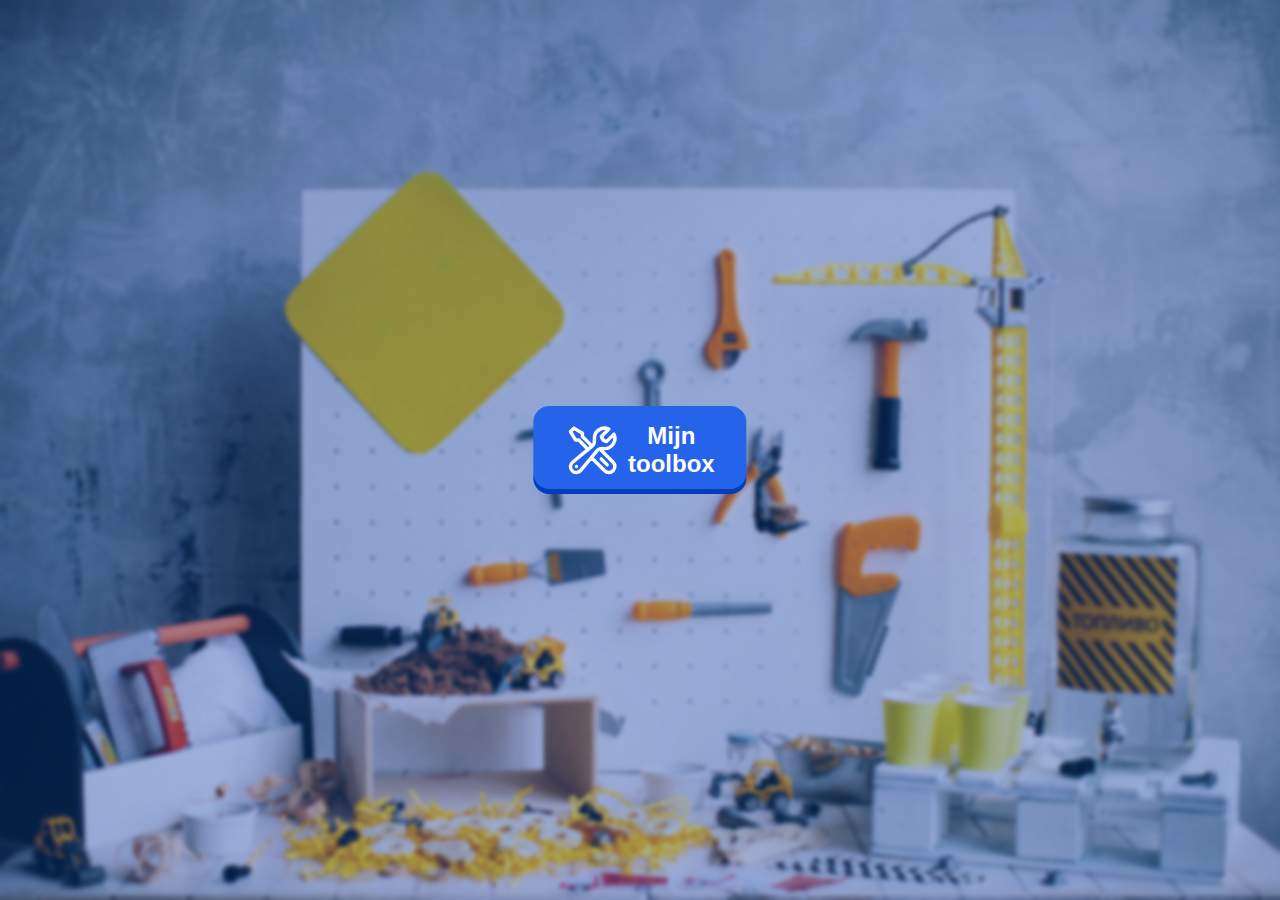
<file: index.html>
<!DOCTYPE html>
<html lang="en">
<head>
    <meta charset="UTF-8">
    <meta name="viewport" content="width=device-width, initial-scale=1.0">
    <title>Toolbox - Ruben Coulier</title>
    <!-- css -->
    <link rel="stylesheet" href="./css/styles.css">
    <link rel="stylesheet" href="./css/index.css">
    <!-- js -->
    <link rel="manifest" href="/manifest.json">
    <script src="./js/service-worker.js" defer></script>
</head>
<body class="index">
    <a href="./toolboxMenu.html">
    <button class="blue">
        <svg xmlns="http://www.w3.org/2000/svg" fill="none" viewBox="0 0 24 24" stroke-width="1.5" stroke="currentColor" class="w-6 h-6">
            <path stroke-linecap="round" stroke-linejoin="round" d="M11.42 15.17 17.25 21A2.652 2.652 0 0 0 21 17.25l-5.877-5.877M11.42 15.17l2.496-3.03c.317-.384.74-.626 1.208-.766M11.42 15.17l-4.655 5.653a2.548 2.548 0 1 1-3.586-3.586l6.837-5.63m5.108-.233c.55-.164 1.163-.188 1.743-.14a4.5 4.5 0 0 0 4.486-6.336l-3.276 3.277a3.004 3.004 0 0 1-2.25-2.25l3.276-3.276a4.5 4.5 0 0 0-6.336 4.486c.091 1.076-.071 2.264-.904 2.95l-.102.085m-1.745 1.437L5.909 7.5H4.5L2.25 3.75l1.5-1.5L7.5 4.5v1.409l4.26 4.26m-1.745 1.437 1.745-1.437m6.615 8.206L15.75 15.75M4.867 19.125h.008v.008h-.008v-.008Z" />
          </svg>
          Mijn toolbox
        </button>
    </a>
</body>
</html>
</file>
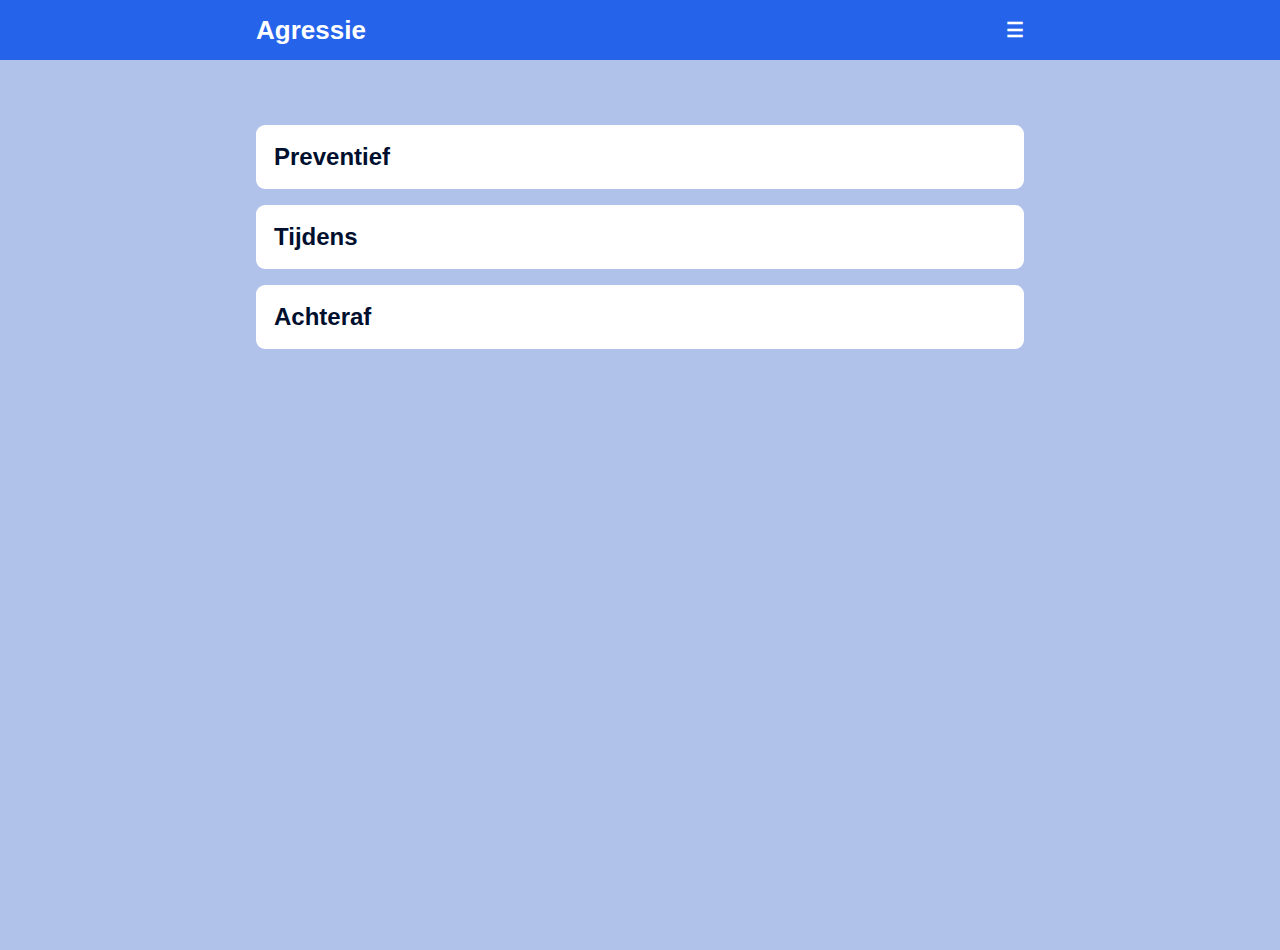
<file: agressieOmgang.html>
<!DOCTYPE html>
<html lang="en">

<head>
    <meta charset="UTF-8">
    <meta name="viewport" content="width=device-width, initial-scale=1.0">
    <title>Hoe ga ik om met agressie?</title>
    <link rel="stylesheet" href="./css/styles.css">
    <link rel="stylesheet" href="./css/goedeGroep.css">
    <script src="js/accordeon.js" defer></script>
    <script src="js/navbar.js" defer></script>
</head>

<body>
    <header class="navigation-header">
        <nav>
            <div class="logo-container">
                <a href="./toolboxMenu.html">Agressie</a>
            </div>
            <div class="navigation-items" id="navigation-items">
                <a href="./goedeGroep.html">Hoe vorm ik een goede groep?</a>
                <a href="">Hoe vorm ik een goede groep?</a>
                <a href="">Hoe vorm ik een goede groep?</a>
            </div>
            <div class="hamburger">
                <span id="openHam">&#9776;</span>
                <span id="closeHam">&#x2716;</span>
            </div>
        </nav>
    </header>
    <main>
        <button class="accordion">Preventief</button>
        <div class="panel">
            <h2>
                placeholder
            </h2>
			<p>placeholder</p>
			<br>
			<img src="./assets/placeholder.png" alt="context">
			<br>
            <!-- <a href="https://www.klascement.net/downloadbaar-lesmateriaal/181229/kennismaken-met-elkaar-dilemmas-en-vragen/?previous">Bron: KlasCement</a> -->

            <!-- lijntje -->
            <hr>
            <h2>
                placeholder
            </h2>
            <p>placeholder</p>
			<br>
            <img src="./assets/placeholder.png" alt="bingo">
			<br>
			<!-- <a href="https://www.klascement.net/downloadbaar-lesmateriaal/136117/kennismaken-bingo/?previous">Bron: KlasCement</a> -->
            <!-- lijntje -->
            <hr>
            <h2>
                placeholder
            </h2>
            <p>placeholder</p>
			<br>
            <img src="./assets/placeholder.png" alt="bingo">
			<br>
			<!-- <a href="https://www.klascement.net/downloadbaar-lesmateriaal/136117/kennismaken-bingo/?previous">Bron: KlasCement</a> -->
            <hr>
            <h2>
                placeholder
            </h2>
            <p>placeholder</p>
			<br>
            <img src="./assets/placeholder.png" alt="bingo">
			<br>
			<!-- <a href="https://www.klascement.net/downloadbaar-lesmateriaal/136117/kennismaken-bingo/?previous">Bron: KlasCement</a> -->
        </div>
        <button class="accordion">Tijdens</button>
        <div class="panel">
            <h2>
                placeholder
            </h2>
			<p>placeholder</p>
			<br>
			<img src="./assets/placeholder.png" alt="context">
			<br>
            <!-- <a href="https://www.klascement.net/downloadbaar-lesmateriaal/181229/kennismaken-met-elkaar-dilemmas-en-vragen/?previous">Bron: KlasCement</a> -->

            <!-- lijntje -->
            <hr>
            <h2>
                placeholder
            </h2>
            <p>placeholder</p>
			<br>
            <img src="./assets/placeholder.png" alt="bingo">
			<br>
			<!-- <a href="https://www.klascement.net/downloadbaar-lesmateriaal/136117/kennismaken-bingo/?previous">Bron: KlasCement</a> -->
            <!-- lijntje -->
            <hr>
            <h2>
                placeholder
            </h2>
            <p>placeholder</p>
			<br>
            <img src="./assets/placeholder.png" alt="bingo">
			<br>
			<!-- <a href="https://www.klascement.net/downloadbaar-lesmateriaal/136117/kennismaken-bingo/?previous">Bron: KlasCement</a> -->
            <hr>
            <h2>
                placeholder
            </h2>
            <p>placeholder</p>
			<br>
            <img src="./assets/placeholder.png" alt="bingo">
			<br>
			<!-- <a href="https://www.klascement.net/downloadbaar-lesmateriaal/136117/kennismaken-bingo/?previous">Bron: KlasCement</a> -->
        </div>
        <button class="accordion">Achteraf</button>
        <div class="panel">
            <h2>
                placeholder
            </h2>
			<p>placeholder</p>
			<br>
			<img src="./assets/placeholder.png" alt="context">
			<br>
            <!-- <a href="https://www.klascement.net/downloadbaar-lesmateriaal/181229/kennismaken-met-elkaar-dilemmas-en-vragen/?previous">Bron: KlasCement</a> -->

            <!-- lijntje -->
            <hr>
            <h2>
                placeholder
            </h2>
            <p>placeholder</p>
			<br>
            <img src="./assets/placeholder.png" alt="bingo">
			<br>
			<!-- <a href="https://www.klascement.net/downloadbaar-lesmateriaal/136117/kennismaken-bingo/?previous">Bron: KlasCement</a> -->
            <!-- lijntje -->
            <hr>
            <h2>
                placeholder
            </h2>
            <p>placeholder</p>
			<br>
            <img src="./assets/placeholder.png" alt="bingo">
			<br>
			<!-- <a href="https://www.klascement.net/downloadbaar-lesmateriaal/136117/kennismaken-bingo/?previous">Bron: KlasCement</a> -->
            <hr>
            <h2>
                placeholder
            </h2>
            <p>placeholder</p>
			<br>
            <img src="./assets/placeholder.png" alt="bingo">
			<br>
			<!-- <a href="https://www.klascement.net/downloadbaar-lesmateriaal/136117/kennismaken-bingo/?previous">Bron: KlasCement</a> -->
        </div>
    </main>
</body>

</html>
</file>
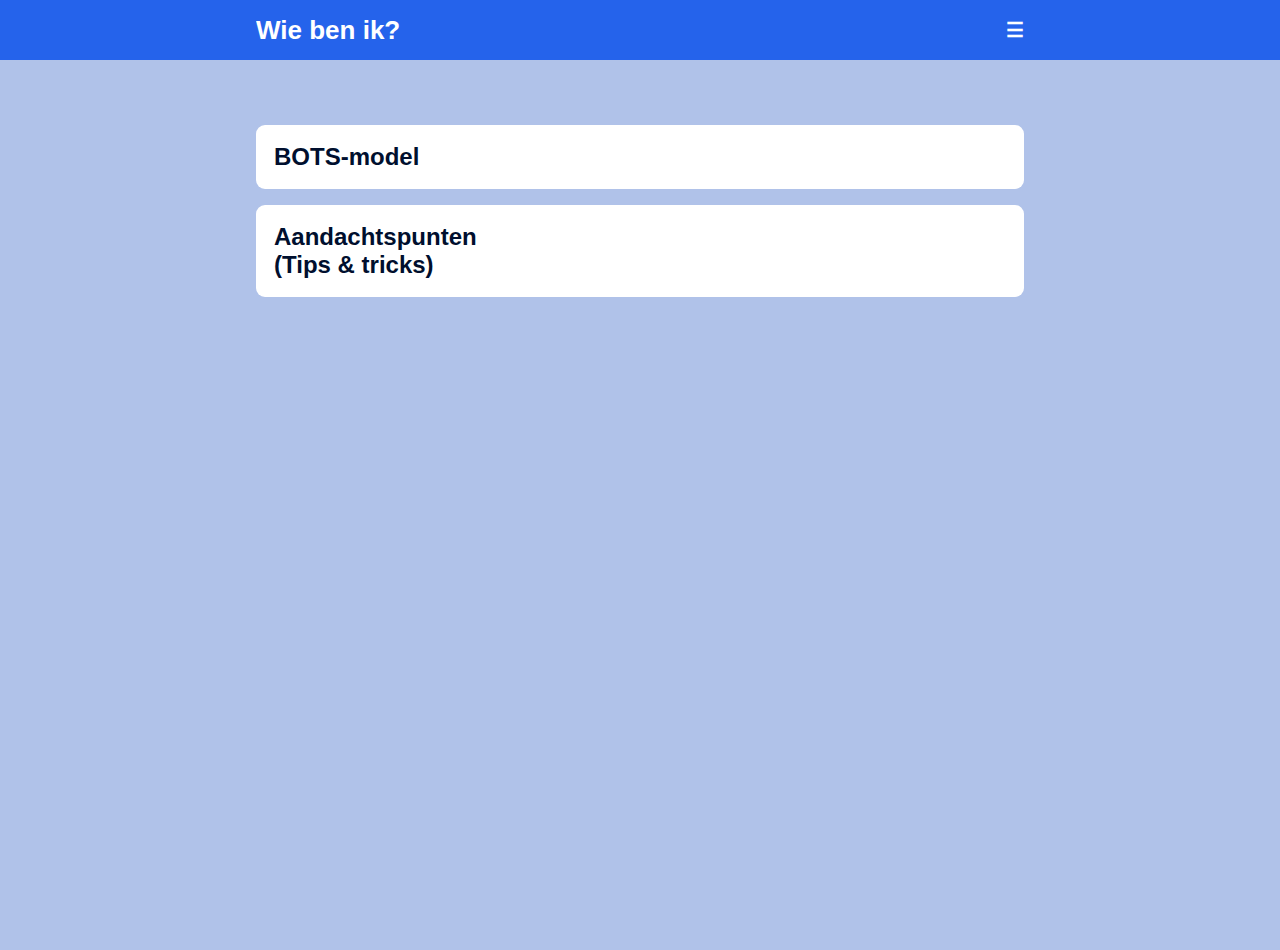
<file: botsModel.html>
<!DOCTYPE html>
<html lang="en">

<head>
    <meta charset="UTF-8">
    <meta name="viewport" content="width=device-width, initial-scale=1.0">
    <title>Wie ben ik?</title>
    <link rel="stylesheet" href="./css/styles.css">
    <link rel="stylesheet" href="./css/goedeGroep.css">
    <script src="js/accordeon.js" defer></script>
    <script src="js/navbar.js" defer></script>
</head>

<body>
    <header class="navigation-header">
        <nav>
            <div class="logo-container">
                <a href="./toolboxMenu.html">Wie ben ik?</a>
            </div>
            <div class="navigation-items" id="navigation-items">
                <a href="./goedeGroep.html">Hoe vorm ik een goede groep?</a>
                <a href="">Hoe vorm ik een goede groep?</a>
                <a href="">Hoe vorm ik een goede groep?</a>
            </div>
            <div class="hamburger">
                <span id="openHam">&#9776;</span>
                <span id="closeHam">&#x2716;</span>
            </div>
        </nav>
    </header>
    <main>
        <button class="accordion">BOTS-model</button>
        <div class="panel">
            <h2>
                Mijn BOTS-model
            </h2>
			<br>
			<img src="./assets/placeholder.png" alt="context">
			<br>
            <!-- <a href="https://www.klascement.net/downloadbaar-lesmateriaal/181229/kennismaken-met-elkaar-dilemmas-en-vragen/?previous">Bron: KlasCement</a> -->

            <!-- lijntje -->
            <hr>
            <h2>
                Mijn stijl
            </h2>
            <p>korte text over wie/hoe ik ben</p>
			<br>
            <img src="./assets/placeholder.png" alt="bingo">
			<br>
			<!-- <a href="https://www.klascement.net/downloadbaar-lesmateriaal/136117/kennismaken-bingo/?previous">Bron: KlasCement</a> -->
            <!-- lijntje -->
            <hr>
        </div>

        <button class="accordion">Aandachtspunten <br>(Tips & tricks)</button>
        <div class="panel">
            <ul>
                <li>Forming</li>
                <ul>
                    <li>
                        <b>Tijd geven & nemen om elkaar te leren kennen;</b>
                    </li>
                    <li>
                        Touwtjes in handen houden;
                    </li>
                    <li>
                        Duidelijke instructies geven.
                    </li>
                </ul>
                <li>Norming</li>
                <ul>
                    <li>
                        <b>Samen regels en afspraken maken;</b>
                    </li>
                    <li>
                        Verwachtingen naar de leerlingen toe uiten;
                    </li>
                    <li>
                        Groepsopdrachten met grote kans op succes geven.
                    </li>
                </ul>
                <li>Storming</li>
                <ul>
                    <li>
                        <b>Iedereen zijn sterkste kant laten tonen;</b>
                    </li>
                    <li>
                        Helpen om gemeenschappelijke interesses te ontdekken;
                    </li>
                    <li>
                        Helpen om bepaalde positie/standpunten als groep in te nemen.
                    </li>
                </ul>
                <li>Performing</li>
                <ul>
                    <li>
                        <b>Groepen zelf de weg naar succes laten uitdokteren;</b>
                    </li>
                    <li>
                        Leerlingen zelfstandig in groep laten werken;
                    </li>
                    <li>
                        Enkel nieuwe impulsen en uitdagingen geven, geen leiding nemen.
                    </li>
                </ul>
                <li>Adjourning</li>
                    <ul>
                        <li>
                            <b>Tijd nemen om afscheid te nemen;</b>
                        </li>
                        <li>
                            Touwtjes opnieuw in handen nemen;
                        </li>
                        <li>
                            Ruim op voorhand aangeven dat er ruimte voor afscheid zal zijn.
                        </li>
                    </ul>

            </ul>
        </div>
    </main>
</body>

</html>
</file>
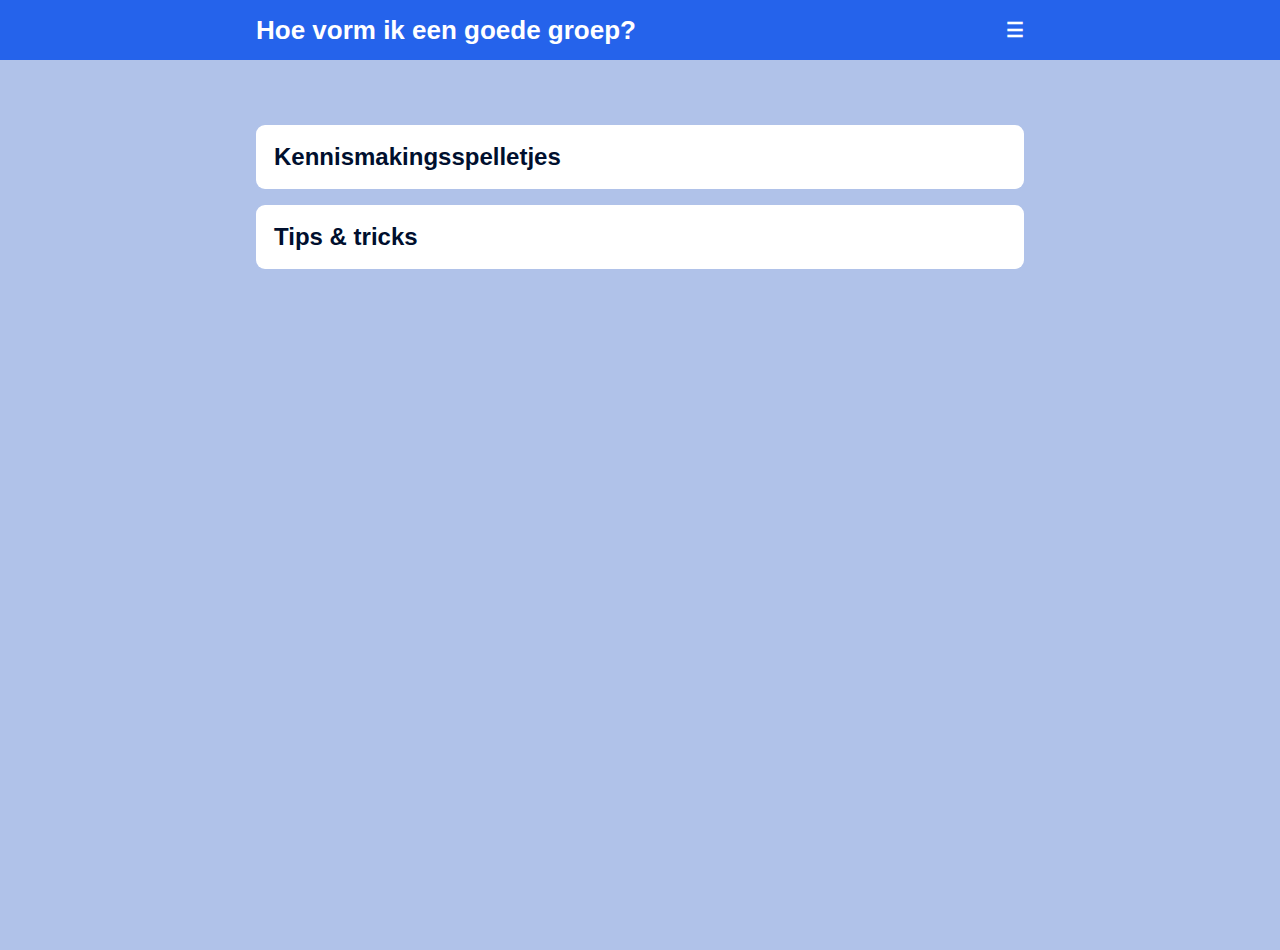
<file: goedeGroep.html>
<!DOCTYPE html>
<html lang="en">

<head>
    <meta charset="UTF-8">
    <meta name="viewport" content="width=device-width, initial-scale=1.0">
    <title>Hoe vorm ik een goede groep?</title>
    <link rel="stylesheet" href="./css/styles.css">
    <link rel="stylesheet" href="./css/goedeGroep.css">
    <script src="js/accordeon.js" defer></script>
    <script src="js/navbar.js" defer></script>
</head>

<body>
    <header class="navigation-header">
        <nav>
            <div class="logo-container">
                <a href="./index.html">Hoe vorm ik een goede groep?</a>
            </div>
            <div class="navigation-items" id="navigation-items">
                <a href="./goedeGroep.html">Hoe vorm ik een goede groep?</a>
                <a href="">Hoe vorm ik een goede groep?</a>
                <a href="">Hoe vorm ik een goede groep?</a>
            </div>
            <div class="hamburger">
                <span id="openHam">&#9776;</span>
                <span id="closeHam">&#x2716;</span>
            </div>
        </nav>
    </header>
    <main>
        <button class="accordion">Kennismakingsspelletjes</button>
        <div class="panel">
            <h2>
                Dilemma’s en vragen
            </h2>
            <a href="https://www.klascement.net/downloadbaar-lesmateriaal/181229/kennismaken-met-elkaar-dilemmas-en-vragen/?previous">
                > Dilemma’s en vragen website
            </a>
            
            <img src="./assets/dillema.jpg"
                alt="dillema">

            <!-- lijntje -->
            <hr>
            <h2>
                Kennismakingsbingo
            </h2>
            <a href="https://www.klascement.net/downloadbaar-lesmateriaal/136117/kennismaken-bingo/?previous">
                > Kennismakingsbingo website
            </a>
            <img src="./assets/kennismakingsbingo.png"
                alt="bingo">
            <!-- lijntje -->
        </div>

        <button class="accordion">Tips & tricks</button>
        <div class="panel">
            <ul>
                <li>Forming</li>
                <ul>
                    <li>
                        <b>Tijd geven & nemen om elkaar te leren kennen;</b>
                    </li>
                    <li>
                        Touwtjes in handen houden;
                    </li>
                    <li>
                        Duidelijke instructies geven.
                    </li>
                </ul>
                <li>Norming</li>
                <ul>
                    <li>
                        <b>Samen regels en afspraken maken;</b>
                    </li>
                    <li>
                        Verwachtingen naar de leerlingen toe uiten;
                    </li>
                    <li>
                        Groepsopdrachten met grote kans op succes geven.
                    </li>
                </ul>
                <li>Storming</li>
                <ul>
                    <li>
                        <b>Iedereen zijn sterkste kant laten tonen;</b>
                    </li>
                    <li>
                        Helpen om gemeenschappelijke interesses te ontdekken;
                    </li>
                    <li>
                        Helpen om bepaalde positie/standpunten als groep in te nemen.
                    </li>
                </ul>
                <li>Performing</li>
                <ul>
                    <li>
                        <b>Groepen zelf de weg naar succes laten uitdokteren;</b>
                    </li>
                    <li>
                        Leerlingen zelfstandig in groep laten werken;
                    </li>
                    <li>
                        Enkel nieuwe impulsen en uitdagingen geven, geen leiding nemen.
                    </li>
                </ul>
                <li>Adjourning</li>
                    <ul>
                        <li>
                            <b>>Tijd nemen om afscheid te nemen;</b>
                        </li>
                        <li>
                            Touwtjes opnieuw in handen nemen;
                        </li>
                        <li>
                            Ruim op voorhand aangeven dat er ruimte voor afscheid zal zijn.
                        </li>
                    </ul>

            </ul>
        </div>
    </main>
</body>

</html>
</file>
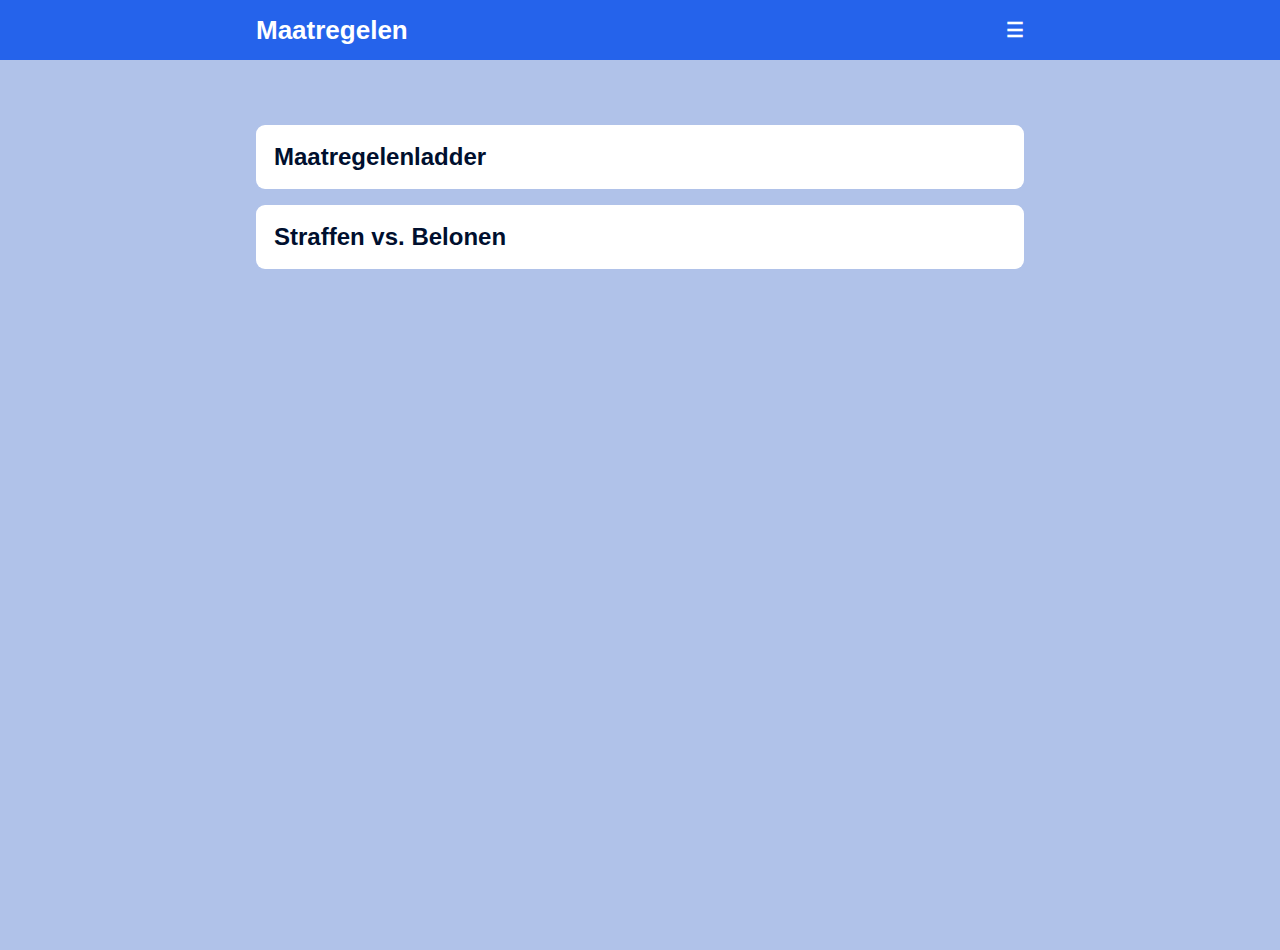
<file: maatregelenLadder.html>
<!DOCTYPE html>
<html lang="en">

<head>
    <meta charset="UTF-8">
    <meta name="viewport" content="width=device-width, initial-scale=1.0">
    <title>Welke maatregelen neem ik?</title>
    <link rel="stylesheet" href="./css/styles.css">
    <link rel="stylesheet" href="./css/goedeGroep.css">
    <script src="js/accordeon.js" defer></script>
    <script src="js/navbar.js" defer></script>
</head>

<body>
    <header class="navigation-header">
        <nav>
            <div class="logo-container">
                <a href="./toolboxMenu.html">Maatregelen</a>
            </div>
            <div class="navigation-items" id="navigation-items">
                <a href="./goedeGroep.html">Hoe vorm ik een goede groep?</a>
                <a href="">Hoe vorm ik een goede groep?</a>
                <a href="">Hoe vorm ik een goede groep?</a>
            </div>
            <div class="hamburger">
                <span id="openHam">&#9776;</span>
                <span id="closeHam">&#x2716;</span>
            </div>
        </nav>
    </header>
    <main>
        <button class="accordion">Maatregelenladder</button>
        <div class="panel">
            <h2>
                Mijn maatregelenladder
            </h2>
			<p>1. </p>
			<p>2. </p>
			<p>3. </p>
			<p>4. </p>
			<p>5. </p>
			<p>6. </p>
			<p>7. </p>
			<p>8. </p>
			<p>9. </p>
			<p>10. </p>
			<br>
			<img src="./assets/placeholder.png" alt="context">
			<br>
            <!-- <a href="https://www.klascement.net/downloadbaar-lesmateriaal/181229/kennismaken-met-elkaar-dilemmas-en-vragen/?previous">Bron: KlasCement</a> -->
        </div>

        <button class="accordion">Straffen vs. Belonen</button>
		<div class="panel">
            <h2>
                Positief belonen
            </h2>
			<p>korte tekst</p>
			<br>
			<img src="./assets/placeholder.png" alt="context">
			<br>
            <!-- <a href="https://www.klascement.net/downloadbaar-lesmateriaal/181229/kennismaken-met-elkaar-dilemmas-en-vragen/?previous">Bron: KlasCement</a> -->

            <!-- lijntje -->
            <hr>
			<h2>
				Positief straffen
			</h2>
			<p>Korte tekst</p>
			<br>
			<img src="./assets/placeholder.png" alt="context">
			<br>
            <!-- <a href="https://www.klascement.net/downloadbaar-lesmateriaal/181229/kennismaken-met-elkaar-dilemmas-en-vragen/?previous">Bron: KlasCement</a> -->

            <!-- lijntje -->
            <hr>
			<h2>
				Negatief belonen
			</h2>
			<p>Korte tekst</p>
			<br>
			<img src="./assets/placeholder.png" alt="context">
			<br>
            <!-- <a href="https://www.klascement.net/downloadbaar-lesmateriaal/181229/kennismaken-met-elkaar-dilemmas-en-vragen/?previous">Bron: KlasCement</a> -->

            <!-- lijntje -->
            <hr>
			<h2>
				Negatief straffen
			</h2>
			<p>Korte tekst</p>
			<br>
			<img src="./assets/placeholder.png" alt="context">
			<br>
            <!-- <a href="https://www.klascement.net/downloadbaar-lesmateriaal/181229/kennismaken-met-elkaar-dilemmas-en-vragen/?previous">Bron: KlasCement</a> -->
		</div>
    </main>
</body>

</html>
</file>
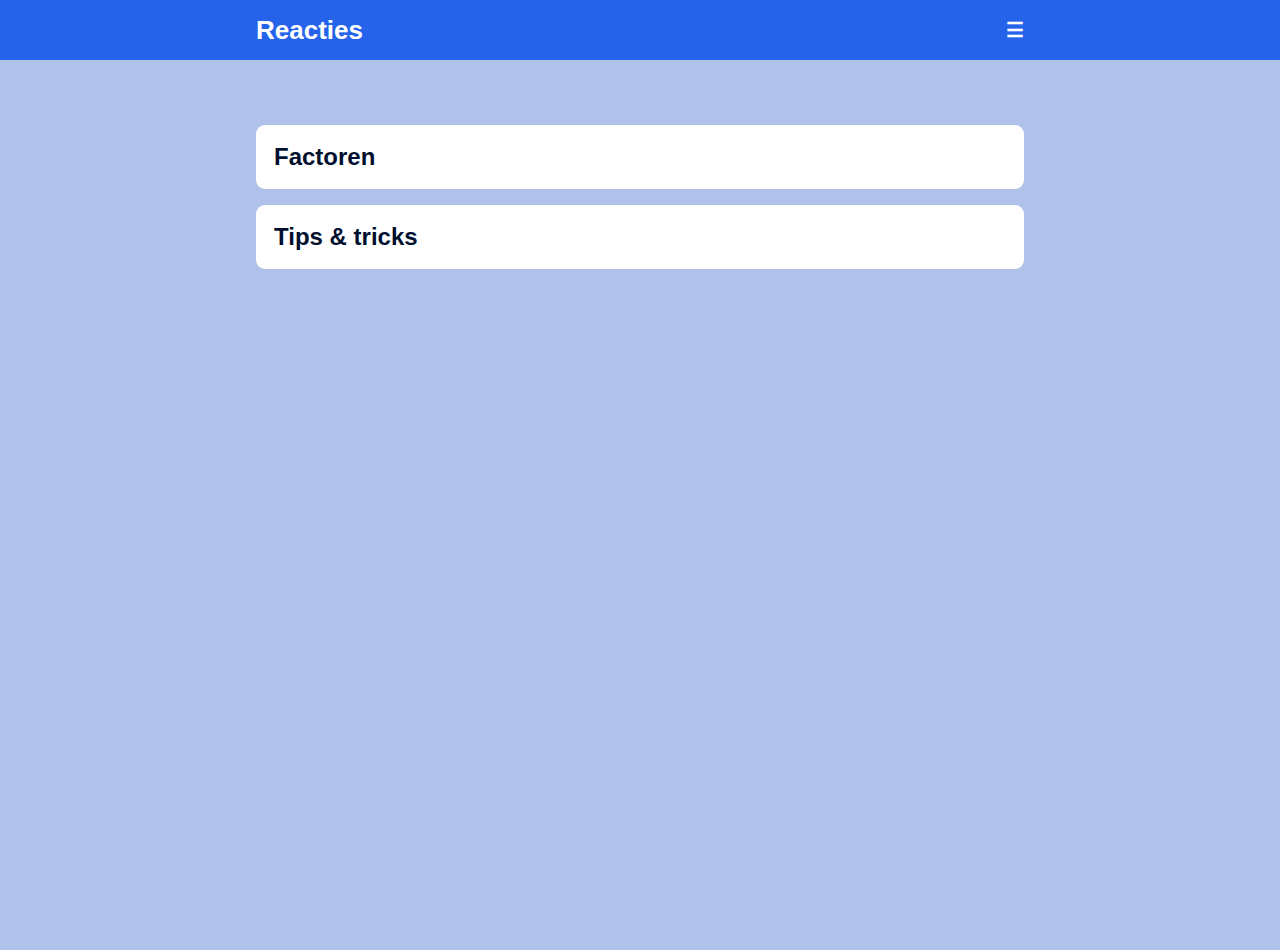
<file: mijnReactie.html>
<!DOCTYPE html>
<html lang="en">

<head>
    <meta charset="UTF-8">
    <meta name="viewport" content="width=device-width, initial-scale=1.0">
    <title>Hoe reageer ik?</title>
    <link rel="stylesheet" href="./css/styles.css">
    <link rel="stylesheet" href="./css/goedeGroep.css">
    <script src="js/accordeon.js" defer></script>
    <script src="js/navbar.js" defer></script>
</head>

<body>
    <header class="navigation-header">
        <nav>
            <div class="logo-container">
                <a href="./toolboxMenu.html">Reacties</a>
            </div>
            <div class="navigation-items" id="navigation-items">
                <a href="./goedeGroep.html">Hoe vorm ik een goede groep?</a>
                <a href="">Hoe vorm ik een goede groep?</a>
                <a href="">Hoe vorm ik een goede groep?</a>
            </div>
            <div class="hamburger">
                <span id="openHam">&#9776;</span>
                <span id="closeHam">&#x2716;</span>
            </div>
        </nav>
    </header>
    <main>
        <button class="accordion">Factoren</button>
        <div class="panel">
            <h2>
                Emotionele & fysieke aanwezigheid
            </h2>
			<p>korte tekst</p>
			<br>
			<img src="./assets/placeholder.png" alt="context">
			<br>
            <!-- <a href="https://www.klascement.net/downloadbaar-lesmateriaal/181229/kennismaken-met-elkaar-dilemmas-en-vragen/?previous">Bron: KlasCement</a> -->

            <!-- lijntje -->
            <hr>
            <h2>
                De-escalatie & zelfcontrole
            </h2>
            <p>korte tekst</p>
			<br>
            <img src="./assets/placeholder.png" alt="bingo">
			<br>
			<!-- <a href="https://www.klascement.net/downloadbaar-lesmateriaal/136117/kennismaken-bingo/?previous">Bron: KlasCement</a> -->
            <!-- lijntje -->
            <hr>
			<h2>
                Netwerk & steunfiguren
            </h2>
            <p>korte tekst</p>
			<br>
            <img src="./assets/placeholder.png" alt="bingo">
			<br>
			<!-- <a href="https://www.klascement.net/downloadbaar-lesmateriaal/136117/kennismaken-bingo/?previous">Bron: KlasCement</a> -->
            <!-- lijntje -->
            <hr>
			<h2>
                Transparantie & openbaarheid
            </h2>
            <p>korte tekst</p>
			<br>
            <img src="./assets/placeholder.png" alt="bingo">
			<br>
			<!-- <a href="https://www.klascement.net/downloadbaar-lesmateriaal/136117/kennismaken-bingo/?previous">Bron: KlasCement</a> -->
            <!-- lijntje -->
            <hr>
			<h2>
                Relatiegebaren
            </h2>
            <p>korte tekst</p>
			<br>
            <img src="./assets/placeholder.png" alt="bingo">
			<br>
			<!-- <a href="https://www.klascement.net/downloadbaar-lesmateriaal/136117/kennismaken-bingo/?previous">Bron: KlasCement</a> -->
            <!-- lijntje -->
            <hr>
        </div>
        <button class="accordion">Tips & tricks</button>
        <div class="panel">
            <ul>
                <li>SOFTEN</li>
                <ul>
                    <li>
                        <b>S</b>qsdf sqdf
                    </li>
                    <li>
                        <b>O</b>qsdf sqdf
                    </li>
                    <li>
                        <b>F</b>qsdf sqdf
                    </li>
					<li>
                        <b>T</b>qsdf sqdf
                    </li>
                    <li>
                        <b>E</b>qsdf sqdf
                    </li>
                    <li>
                        <b>N</b>qsdf sqdf
                    </li>
                </ul>
                <li>Actief luisteren</li>
                <ul>
                    <li>
                        tekst
                    </li>
                    <li>
                        tekst
                    </li>
                    <li>
                        tekst
                    </li>
                </ul>
                <li>De-escalatie & zelfcontrole</li>
                <ul>
                    <li>
                        tekst
                    </li>
                    <li>
                        tekst
                    </li>
                    <li>
                        tekst
                    </li>
                </ul>
                <li>Complimenteren/Erkennen</li>
                <ul>
                    <li>
                        tekst
                    </li>
                    <li>
                        tekst
                    </li>
                    <li>
                        tekst
                    </li>
                </ul>
            </ul>
        </div>
    </main>
</body>

</html>
</file>
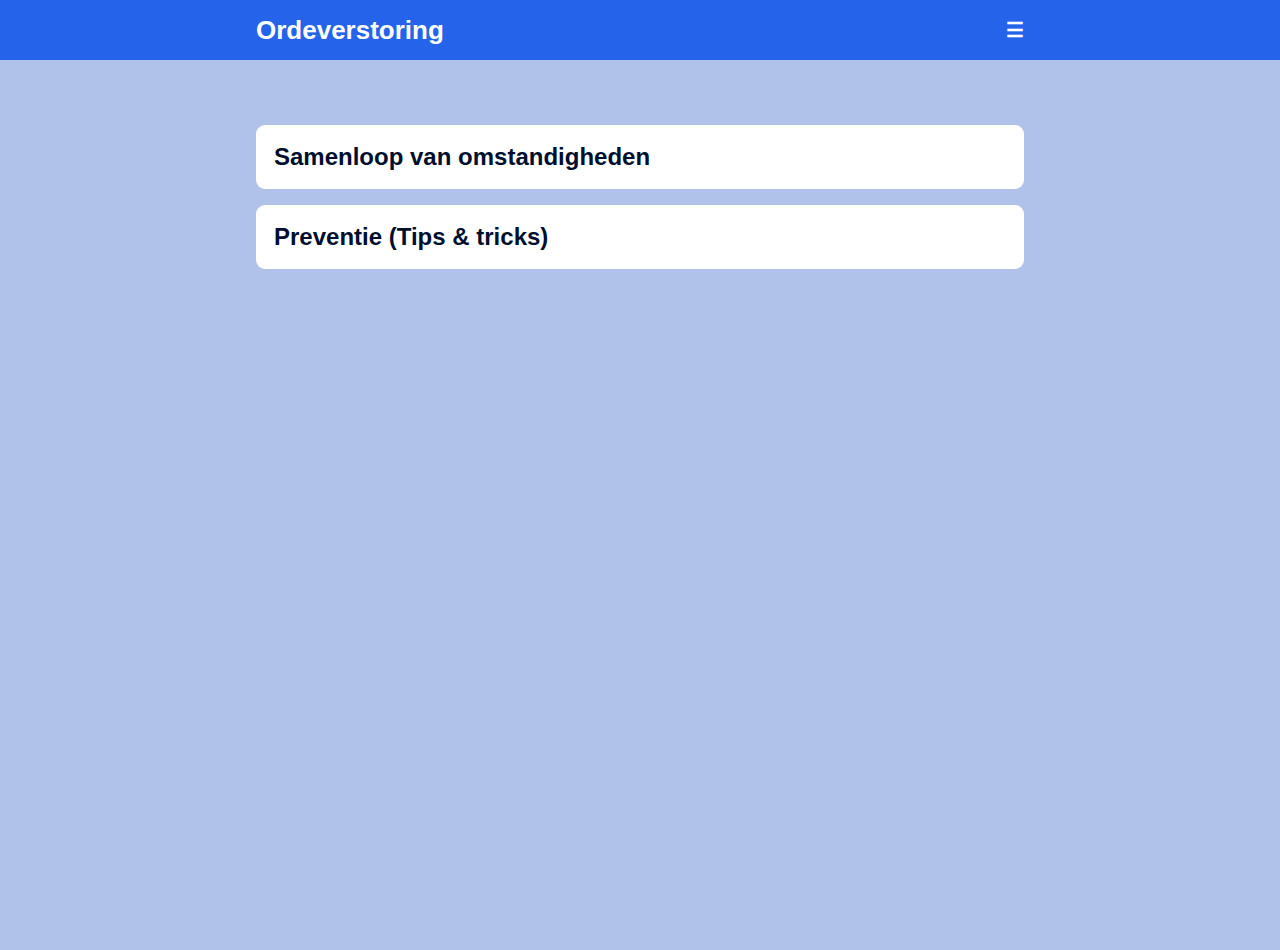
<file: ordeVerstoring.html>
<!DOCTYPE html>
<html lang="en">

<head>
    <meta charset="UTF-8">
    <meta name="viewport" content="width=device-width, initial-scale=1.0">
    <title>Hoe ga ik om met ordeverstoring?</title>
    <link rel="stylesheet" href="./css/styles.css">
    <link rel="stylesheet" href="./css/goedeGroep.css">
    <script src="js/accordeon.js" defer></script>
    <script src="js/navbar.js" defer></script>
</head>

<body>
    <header class="navigation-header">
        <nav>
            <div class="logo-container">
                <a href="./toolboxMenu.html">Ordeverstoring</a>
            </div>
            <div class="navigation-items" id="navigation-items">
                <a href="./goedeGroep.html">Hoe vorm ik een goede groep?</a>
                <a href="">Hoe vorm ik een goede groep?</a>
                <a href="">Hoe vorm ik een goede groep?</a>
            </div>
            <div class="hamburger">
                <span id="openHam">&#9776;</span>
                <span id="closeHam">&#x2716;</span>
            </div>
        </nav>
    </header>
    <main>
        <button class="accordion">Samenloop van omstandigheden</button>
        <div class="panel">
            <h2>
                Context
            </h2>
			<p>korte text over context</p>
			<br>
			<img src="./assets/placeholder.png" alt="context">
			<br>
            <!-- <a href="https://www.klascement.net/downloadbaar-lesmateriaal/181229/kennismaken-met-elkaar-dilemmas-en-vragen/?previous">Bron: KlasCement</a> -->

            <!-- lijntje -->
            <hr>
            <h2>
                Leerlingen
            </h2>
            <p>korte text over de leerlingen</p>
			<br>
            <img src="./assets/placeholder.png" alt="bingo">
			<br>
			<!-- <a href="https://www.klascement.net/downloadbaar-lesmateriaal/136117/kennismaken-bingo/?previous">Bron: KlasCement</a> -->
            <!-- lijntje -->
            <hr>
            <h2>
                Leerkracht
            </h2>
            <p>korte text over de leerkracht</p>
			<br>
            <img src="./assets/placeholder.png" alt="bingo">
			<br>
			<!-- <a href="https://www.klascement.net/downloadbaar-lesmateriaal/136117/kennismaken-bingo/?previous">Bron: KlasCement</a> -->
            <hr>
            <h2>
                School
            </h2>
            <p>korte text over de school</p>
			<br>
            <img src="./assets/placeholder.png" alt="bingo">
			<br>
			<!-- <a href="https://www.klascement.net/downloadbaar-lesmateriaal/136117/kennismaken-bingo/?previous">Bron: KlasCement</a> -->
        </div>

        <button class="accordion">Preventie (Tips & tricks)</button>
        <div class="panel">
            <ul>
                <li>Forming</li>
                <ul>
                    <li>
                        <b>Tijd geven & nemen om elkaar te leren kennen;</b>
                    </li>
                    <li>
                        Touwtjes in handen houden;
                    </li>
                    <li>
                        Duidelijke instructies geven.
                    </li>
                </ul>
                <li>Norming</li>
                <ul>
                    <li>
                        <b>Samen regels en afspraken maken;</b>
                    </li>
                    <li>
                        Verwachtingen naar de leerlingen toe uiten;
                    </li>
                    <li>
                        Groepsopdrachten met grote kans op succes geven.
                    </li>
                </ul>
                <li>Storming</li>
                <ul>
                    <li>
                        <b>Iedereen zijn sterkste kant laten tonen;</b>
                    </li>
                    <li>
                        Helpen om gemeenschappelijke interesses te ontdekken;
                    </li>
                    <li>
                        Helpen om bepaalde positie/standpunten als groep in te nemen.
                    </li>
                </ul>
                <li>Performing</li>
                <ul>
                    <li>
                        <b>Groepen zelf de weg naar succes laten uitdokteren;</b>
                    </li>
                    <li>
                        Leerlingen zelfstandig in groep laten werken;
                    </li>
                    <li>
                        Enkel nieuwe impulsen en uitdagingen geven, geen leiding nemen.
                    </li>
                </ul>
                <li>Adjourning</li>
                    <ul>
                        <li>
                            <b>Tijd nemen om afscheid te nemen;</b>
                        </li>
                        <li>
                            Touwtjes opnieuw in handen nemen;
                        </li>
                        <li>
                            Ruim op voorhand aangeven dat er ruimte voor afscheid zal zijn.
                        </li>
                    </ul>

            </ul>
        </div>
    </main>
</body>

</html>
</file>
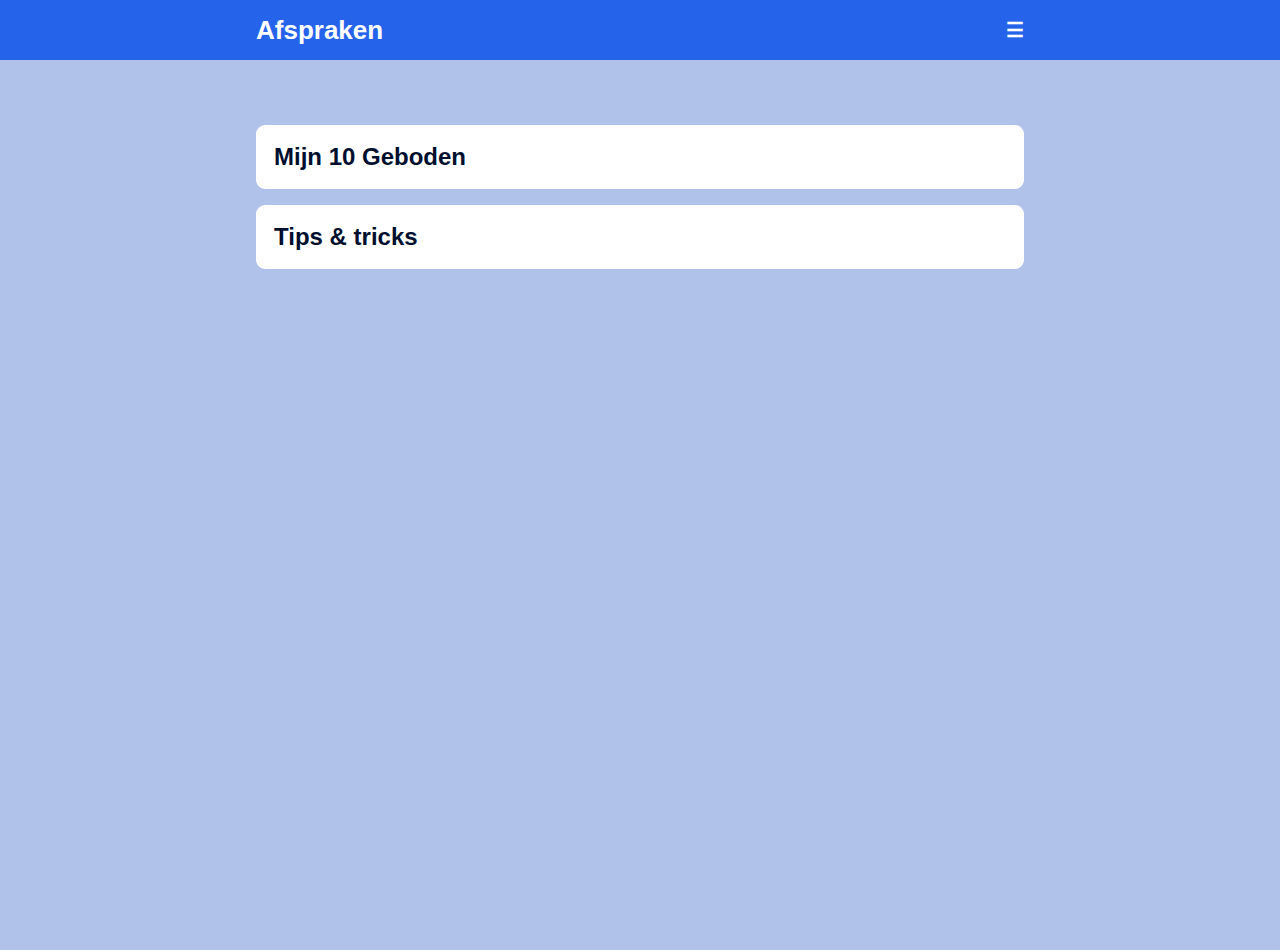
<file: tienGeboden.html>
<!DOCTYPE html>
<html lang="en">

<head>
    <meta charset="UTF-8">
    <meta name="viewport" content="width=device-width, initial-scale=1.0">
    <title>Welke afspraken maak ik?</title>
    <link rel="stylesheet" href="./css/styles.css">
    <link rel="stylesheet" href="./css/goedeGroep.css">
    <script src="js/accordeon.js" defer></script>
    <script src="js/navbar.js" defer></script>
</head>

<body>
    <header class="navigation-header">
        <nav>
            <div class="logo-container">
                <a href="./toolboxMenu.html">Afspraken</a>
            </div>
            <div class="navigation-items" id="navigation-items">
                <a href="./goedeGroep.html">Hoe vorm ik een goede groep?</a>
                <a href="">Hoe vorm ik een goede groep?</a>
                <a href="">Hoe vorm ik een goede groep?</a>
            </div>
            <div class="hamburger">
                <span id="openHam">&#9776;</span>
                <span id="closeHam">&#x2716;</span>
            </div>
        </nav>
    </header>
    <main>
        <button class="accordion">Mijn 10 Geboden</button>
        <div class="panel">
            <h2>
                1. Regel 1
            </h2>
			<p>korte text</p>
            <!-- lijntje -->
            <hr>
			<h2>
                2. Regel 2
            </h2>
			<p>korte text</p>
            <!-- lijntje -->
            <hr>
			<h2>
                3. Regel 3
            </h2>
			<p>korte text</p>
            <!-- lijntje -->
            <hr>
			<h2>
                4. Regel 4
            </h2>
			<p>korte text</p>
            <!-- lijntje -->
            <hr>
			<h2>
                5. Regel 5
            </h2>
			<p>korte text</p>
            <!-- lijntje -->
            <hr>
			<h2>
                6. Regel 6
            </h2>
			<p>korte text</p>
            <!-- lijntje -->
            <hr>
			<h2>
                7. Regel 7
            </h2>
			<p>korte text</p>
            <!-- lijntje -->
            <hr>
			<h2>
                8. Regel 8
            </h2>
			<p>korte text</p>
            <!-- lijntje -->
            <hr>
			<h2>
                9. Regel 9
            </h2>
			<p>korte text</p>
            <!-- lijntje -->
            <hr>
			<h2>
                10. Regel 10
            </h2>
			<p>korte text</p>
            <!-- lijntje -->
            <hr>
        </div>

        <button class="accordion">Tips & tricks</button>
        <div class="panel">
            <ul>
                <li>Forming</li>
                <ul>
                    <li>
                        <b>Tijd geven & nemen om elkaar te leren kennen;</b>
                    </li>
                    <li>
                        Touwtjes in handen houden;
                    </li>
                    <li>
                        Duidelijke instructies geven.
                    </li>
                </ul>
                <li>Norming</li>
                <ul>
                    <li>
                        <b>Samen regels en afspraken maken;</b>
                    </li>
                    <li>
                        Verwachtingen naar de leerlingen toe uiten;
                    </li>
                    <li>
                        Groepsopdrachten met grote kans op succes geven.
                    </li>
                </ul>
                <li>Storming</li>
                <ul>
                    <li>
                        <b>Iedereen zijn sterkste kant laten tonen;</b>
                    </li>
                    <li>
                        Helpen om gemeenschappelijke interesses te ontdekken;
                    </li>
                    <li>
                        Helpen om bepaalde positie/standpunten als groep in te nemen.
                    </li>
                </ul>
                <li>Performing</li>
                <ul>
                    <li>
                        <b>Groepen zelf de weg naar succes laten uitdokteren;</b>
                    </li>
                    <li>
                        Leerlingen zelfstandig in groep laten werken;
                    </li>
                    <li>
                        Enkel nieuwe impulsen en uitdagingen geven, geen leiding nemen.
                    </li>
                </ul>
                <li>Adjourning</li>
                    <ul>
                        <li>
                            <b>Tijd nemen om afscheid te nemen;</b>
                        </li>
                        <li>
                            Touwtjes opnieuw in handen nemen;
                        </li>
                        <li>
                            Ruim op voorhand aangeven dat er ruimte voor afscheid zal zijn.
                        </li>
                    </ul>

            </ul>
        </div>
    </main>
</body>

</html>
</file>
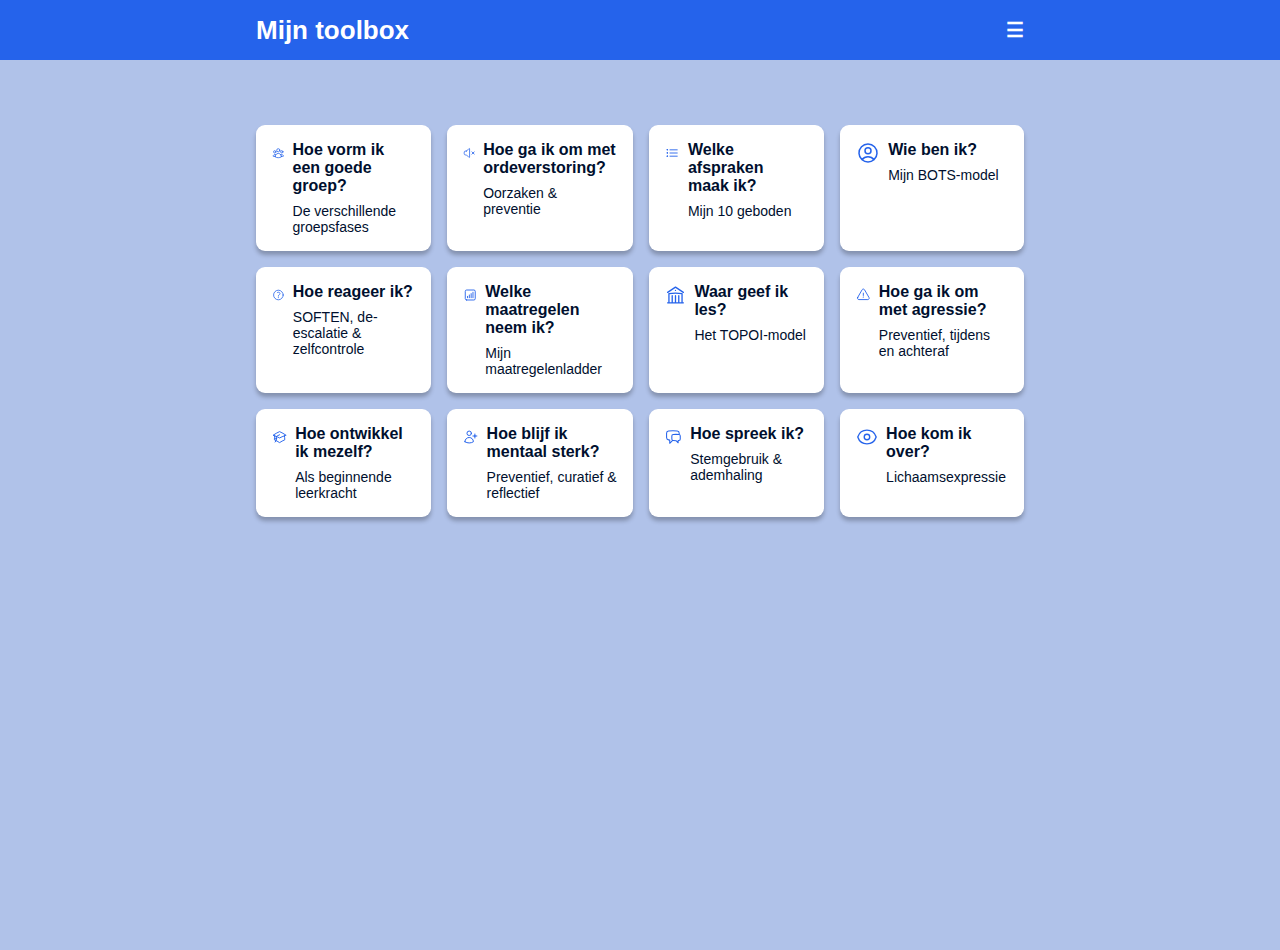
<file: toolboxMenu.html>
<!DOCTYPE html>
<html lang="en">
<head>
    <meta charset="UTF-8">
    <meta name="viewport" content="width=device-width, initial-scale=1.0">
    <title>Mijn Toolbox - Ruben Coulier</title>
    <link rel="stylesheet" href="./css/styles.css">
    <link rel="stylesheet" href="./css/toolboxMenu.css">

    <script src="./js/navbar.js" defer></script>
</head>
<body class="toolboxMenu">
    <header class="navigation-header">
        <nav>
            <div class="logo-container">
                <a href="./index.html">Mijn toolbox</a>
            </div>
            <div class="navigation-items" id="navigation-items">
                <a href="./goedeGroep.html">Hoe vorm ik een goede groep?</a>
                <a href="./ordeVerstoring.html">Hoe ga ik om met ordeverstoring?</a>
                <a href="">Hoe vorm ik een goede groep?</a>
				<a href="">Hoe vorm ik een goede groep?</a>
				<a href="">Hoe vorm ik een goede groep?</a>
				<a href="">Hoe vorm ik een goede groep?</a>
				<a href="">Hoe vorm ik een goede groep?</a>
				<a href="">Hoe vorm ik een goede groep?</a>
				<a href="">Hoe vorm ik een goede groep?</a>
				<a href="">Hoe vorm ik een goede groep?</a>
				<a href="">Hoe vorm ik een goede groep?</a>
				<a href="">Hoe vorm ik een goede groep?</a>
            </div>
            <div class="hamburger">
                <span id="openHam">&#9776;</span>
                <span id="closeHam">&#x2716;</span>
            </div>
        </nav>
       </header>
    <main>
        <a href="./goedeGroep.html">
            <section class="card">
                <svg xmlns="http://www.w3.org/2000/svg" fill="none" viewBox="0 0 24 24" stroke-width="1.5" stroke="currentColor" class="w-6 h-6">
                    <path stroke-linecap="round" stroke-linejoin="round" d="M18 18.72a9.094 9.094 0 0 0 3.741-.479 3 3 0 0 0-4.682-2.72m.94 3.198.001.031c0 .225-.012.447-.037.666A11.944 11.944 0 0 1 12 21c-2.17 0-4.207-.576-5.963-1.584A6.062 6.062 0 0 1 6 18.719m12 0a5.971 5.971 0 0 0-.941-3.197m0 0A5.995 5.995 0 0 0 12 12.75a5.995 5.995 0 0 0-5.058 2.772m0 0a3 3 0 0 0-4.681 2.72 8.986 8.986 0 0 0 3.74.477m.94-3.197a5.971 5.971 0 0 0-.94 3.197M15 6.75a3 3 0 1 1-6 0 3 3 0 0 1 6 0Zm6 3a2.25 2.25 0 1 1-4.5 0 2.25 2.25 0 0 1 4.5 0Zm-13.5 0a2.25 2.25 0 1 1-4.5 0 2.25 2.25 0 0 1 4.5 0Z" />
                  </svg>
                  
                <div class="cardText">
                    <h2>Hoe vorm ik een goede groep?</h2>
                    <p>De verschillende groepsfases</p>
                </div>              
            </section>
        </a>
        <a href="./ordeVerstoring.html">

            <section class="card">
                <svg xmlns="http://www.w3.org/2000/svg" fill="none" viewBox="0 0 24 24" stroke-width="1.5" stroke="currentColor" class="w-6 h-6">
                    <path stroke-linecap="round" stroke-linejoin="round" d="M17.25 9.75 19.5 12m0 0 2.25 2.25M19.5 12l2.25-2.25M19.5 12l-2.25 2.25m-10.5-6 4.72-4.72a.75.75 0 0 1 1.28.53v15.88a.75.75 0 0 1-1.28.53l-4.72-4.72H4.51c-.88 0-1.704-.507-1.938-1.354A9.009 9.009 0 0 1 2.25 12c0-.83.112-1.633.322-2.396C2.806 8.756 3.63 8.25 4.51 8.25H6.75Z" />
                  </svg>                  
                <div class="cardText">
                    <h2>Hoe ga ik om met ordeverstoring?</h2>
                    <p>Oorzaken & preventie</p>
                </div>              
            </section>
        </a>
        <a href="./tienGeboden.html">

            <section class="card">
                <svg xmlns="http://www.w3.org/2000/svg" fill="none" viewBox="0 0 24 24" stroke-width="1.5" stroke="currentColor" class="w-6 h-6">
                    <path stroke-linecap="round" stroke-linejoin="round" d="M8.25 6.75h12M8.25 12h12m-12 5.25h12M3.75 6.75h.007v.008H3.75V6.75Zm.375 0a.375.375 0 1 1-.75 0 .375.375 0 0 1 .75 0ZM3.75 12h.007v.008H3.75V12Zm.375 0a.375.375 0 1 1-.75 0 .375.375 0 0 1 .75 0Zm-.375 5.25h.007v.008H3.75v-.008Zm.375 0a.375.375 0 1 1-.75 0 .375.375 0 0 1 .75 0Z" />
                  </svg>
                  
                <div class="cardText">
                    <h2>Welke afspraken maak ik?</h2>
                    <p>Mijn 10 geboden</p>
                </div>              
            </section>
        </a>
        <a href="./botsModel.html">

            <section class="card">
                <svg xmlns="http://www.w3.org/2000/svg" fill="none" viewBox="0 0 24 24" stroke-width="1.5" stroke="currentColor" class="w-6 h-6">
                    <path stroke-linecap="round" stroke-linejoin="round" d="M17.982 18.725A7.488 7.488 0 0 0 12 15.75a7.488 7.488 0 0 0-5.982 2.975m11.963 0a9 9 0 1 0-11.963 0m11.963 0A8.966 8.966 0 0 1 12 21a8.966 8.966 0 0 1-5.982-2.275M15 9.75a3 3 0 1 1-6 0 3 3 0 0 1 6 0Z" />
                  </svg>
                  
                <div class="cardText">
                    <h2>Wie ben ik?</h2>
                    <p>Mijn BOTS-model</p>
                </div>              
            </section>
        </a>
        <a href="./mijnReactie.html">

            <section class="card">
                <svg xmlns="http://www.w3.org/2000/svg" fill="none" viewBox="0 0 24 24" stroke-width="1.5" stroke="currentColor" class="w-6 h-6">
                    <path stroke-linecap="round" stroke-linejoin="round" d="M9.879 7.519c1.171-1.025 3.071-1.025 4.242 0 1.172 1.025 1.172 2.687 0 3.712-.203.179-.43.326-.67.442-.745.361-1.45.999-1.45 1.827v.75M21 12a9 9 0 1 1-18 0 9 9 0 0 1 18 0Zm-9 5.25h.008v.008H12v-.008Z" />
                  </svg>
                  
                  
                <div class="cardText">
                    <h2>Hoe reageer ik?</h2>
                    <p>SOFTEN, de-escalatie & zelfcontrole</p>
                </div>              
            </section>
        </a>
        <a href="./maatregelenLadder.html">

            <section class="card">
                <svg xmlns="http://www.w3.org/2000/svg" fill="none" viewBox="0 0 24 24" stroke-width="1.5" stroke="currentColor" class="w-6 h-6">
                    <path stroke-linecap="round" stroke-linejoin="round" d="M7.5 14.25v2.25m3-4.5v4.5m3-6.75v6.75m3-9v9M6 20.25h12A2.25 2.25 0 0 0 20.25 18V6A2.25 2.25 0 0 0 18 3.75H6A2.25 2.25 0 0 0 3.75 6v12A2.25 2.25 0 0 0 6 20.25Z" />
                  </svg>
                  
                <div class="cardText">
                    <h2>Welke maatregelen neem ik?</h2>
                    <p>Mijn maatregelenladder</p>
                </div>              
            </section>
        </a>
        <a href="./topoiModel.html">

            <section class="card">
                <svg xmlns="http://www.w3.org/2000/svg" fill="none" viewBox="0 0 24 24" stroke-width="1.5" stroke="currentColor" class="w-6 h-6">
                    <path stroke-linecap="round" stroke-linejoin="round" d="M12 21v-8.25M15.75 21v-8.25M8.25 21v-8.25M3 9l9-6 9 6m-1.5 12V10.332A48.36 48.36 0 0 0 12 9.75c-2.551 0-5.056.2-7.5.582V21M3 21h18M12 6.75h.008v.008H12V6.75Z" />
                  </svg>
                  
                  
                <div class="cardText">
                    <h2>Waar geef ik les?</h2>
                    <p>Het TOPOI-model</p>
                </div>              
            </section>
        </a>
        <a href="./agressieOmgang.html">

            <section class="card">
                <svg xmlns="http://www.w3.org/2000/svg" fill="none" viewBox="0 0 24 24" stroke-width="1.5" stroke="currentColor" class="w-6 h-6">
                    <path stroke-linecap="round" stroke-linejoin="round" d="M12 9v3.75m-9.303 3.376c-.866 1.5.217 3.374 1.948 3.374h14.71c1.73 0 2.813-1.874 1.948-3.374L13.949 3.378c-.866-1.5-3.032-1.5-3.898 0L2.697 16.126ZM12 15.75h.007v.008H12v-.008Z" />
                  </svg>
                  
                <div class="cardText">
                    <h2>Hoe ga ik om met agressie?</h2>
                    <p>Preventief, tijdens en achteraf</p>
                </div>              
            </section>
        </a>
        <a href="./zelfOntwikkeling.html">

            <section class="card">
                <svg xmlns="http://www.w3.org/2000/svg" fill="none" viewBox="0 0 24 24" stroke-width="1.5" stroke="currentColor" class="w-6 h-6">
                    <path stroke-linecap="round" stroke-linejoin="round" d="M4.26 10.147a60.438 60.438 0 0 0-.491 6.347A48.62 48.62 0 0 1 12 20.904a48.62 48.62 0 0 1 8.232-4.41 60.46 60.46 0 0 0-.491-6.347m-15.482 0a50.636 50.636 0 0 0-2.658-.813A59.906 59.906 0 0 1 12 3.493a59.903 59.903 0 0 1 10.399 5.84c-.896.248-1.783.52-2.658.814m-15.482 0A50.717 50.717 0 0 1 12 13.489a50.702 50.702 0 0 1 7.74-3.342M6.75 15a.75.75 0 1 0 0-1.5.75.75 0 0 0 0 1.5Zm0 0v-3.675A55.378 55.378 0 0 1 12 8.443m-7.007 11.55A5.981 5.981 0 0 0 6.75 15.75v-1.5" />
                  </svg>
                  
                <div class="cardText">
                    <h2>Hoe ontwikkel ik mezelf?</h2>
                    <p>Als beginnende leerkracht</p>
                </div>              
            </section>
        </a>
        <a href="./zelfKennis.html">

            <section class="card">
                <svg xmlns="http://www.w3.org/2000/svg" fill="none" viewBox="0 0 24 24" stroke-width="1.5" stroke="currentColor" class="w-6 h-6">
                    <path stroke-linecap="round" stroke-linejoin="round" d="M18 7.5v3m0 0v3m0-3h3m-3 0h-3m-2.25-4.125a3.375 3.375 0 1 1-6.75 0 3.375 3.375 0 0 1 6.75 0ZM3 19.235v-.11a6.375 6.375 0 0 1 12.75 0v.109A12.318 12.318 0 0 1 9.374 21c-2.331 0-4.512-.645-6.374-1.766Z" />
                  </svg>
                  
                <div class="cardText">
                    <h2>Hoe blijf ik mentaal sterk?</h2>
                    <p>Preventief, curatief & reflectief</p>
                </div>              
            </section>
        </a>
        <a href="./stemGebruik.html">

            <section class="card">
                <svg xmlns="http://www.w3.org/2000/svg" fill="none" viewBox="0 0 24 24" stroke-width="1.5" stroke="currentColor" class="w-6 h-6">
                    <path stroke-linecap="round" stroke-linejoin="round" d="M20.25 8.511c.884.284 1.5 1.128 1.5 2.097v4.286c0 1.136-.847 2.1-1.98 2.193-.34.027-.68.052-1.02.072v3.091l-3-3c-1.354 0-2.694-.055-4.02-.163a2.115 2.115 0 0 1-.825-.242m9.345-8.334a2.126 2.126 0 0 0-.476-.095 48.64 48.64 0 0 0-8.048 0c-1.131.094-1.976 1.057-1.976 2.192v4.286c0 .837.46 1.58 1.155 1.951m9.345-8.334V6.637c0-1.621-1.152-3.026-2.76-3.235A48.455 48.455 0 0 0 11.25 3c-2.115 0-4.198.137-6.24.402-1.608.209-2.76 1.614-2.76 3.235v6.226c0 1.621 1.152 3.026 2.76 3.235.577.075 1.157.14 1.74.194V21l4.155-4.155" />
                  </svg>
                  
                <div class="cardText">
                    <h2>Hoe spreek ik?</h2>
                    <p>Stemgebruik & ademhaling</p>
                </div>              
            </section>
        </a>
        <a href="./lichaamsExpressie.html">

            <section class="card">
                <svg xmlns="http://www.w3.org/2000/svg" fill="none" viewBox="0 0 24 24" stroke-width="1.5" stroke="currentColor" class="w-6 h-6">
                    <path stroke-linecap="round" stroke-linejoin="round" d="M2.036 12.322a1.012 1.012 0 0 1 0-.639C3.423 7.51 7.36 4.5 12 4.5c4.638 0 8.573 3.007 9.963 7.178.07.207.07.431 0 .639C20.577 16.49 16.64 19.5 12 19.5c-4.638 0-8.573-3.007-9.963-7.178Z" />
                    <path stroke-linecap="round" stroke-linejoin="round" d="M15 12a3 3 0 1 1-6 0 3 3 0 0 1 6 0Z" />
                  </svg>
                  
                <div class="cardText">
                    <h2>Hoe kom ik over?</h2>
                    <p>Lichaamsexpressie</p>
                </div>              
            </section>
        </a>
        
    </main>
</body>
</html>
</file>
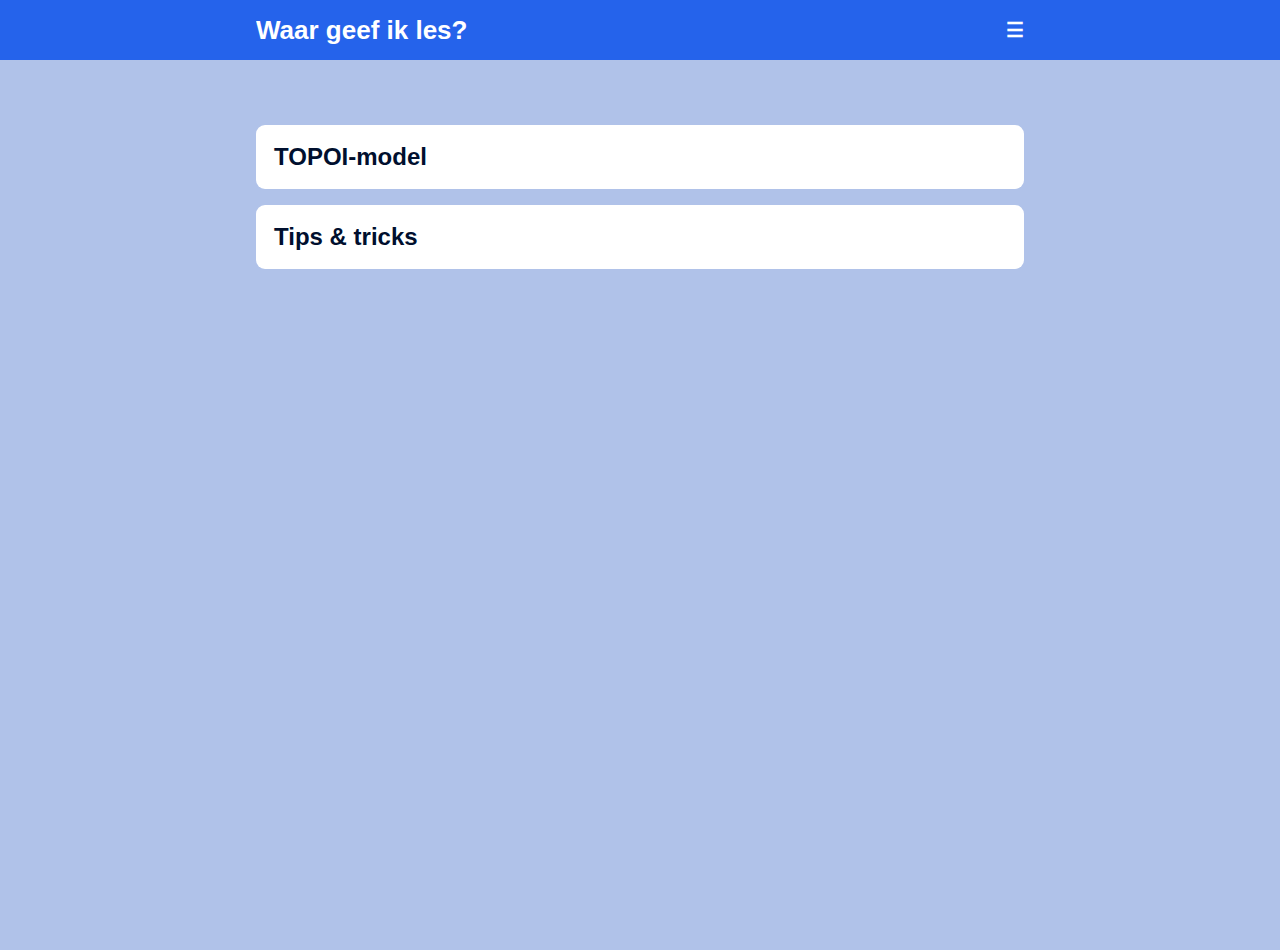
<file: topoiModel.html>
<!DOCTYPE html>
<html lang="en">

<head>
    <meta charset="UTF-8">
    <meta name="viewport" content="width=device-width, initial-scale=1.0">
    <title>Waar geef ik les?</title>
    <link rel="stylesheet" href="./css/styles.css">
    <link rel="stylesheet" href="./css/goedeGroep.css">
    <script src="js/accordeon.js" defer></script>
    <script src="js/navbar.js" defer></script>
</head>

<body>
    <header class="navigation-header">
        <nav>
            <div class="logo-container">
                <a href="./toolboxMenu.html">Waar geef ik les?</a>
            </div>
            <div class="navigation-items" id="navigation-items">
                <a href="./goedeGroep.html">Hoe vorm ik een goede groep?</a>
                <a href="">Hoe vorm ik een goede groep?</a>
                <a href="">Hoe vorm ik een goede groep?</a>
            </div>
            <div class="hamburger">
                <span id="openHam">&#9776;</span>
                <span id="closeHam">&#x2716;</span>
            </div>
        </nav>
    </header>
    <main>
        <button class="accordion">TOPOI-model</button>
        <div class="panel">
            <h2>
                TOPOI
            </h2>
			<p>korte tekst</p>
			<br>
			<img src="./assets/placeholder.png" alt="context">
			<br>
            <!-- <a href="https://www.klascement.net/downloadbaar-lesmateriaal/181229/kennismaken-met-elkaar-dilemmas-en-vragen/?previous">Bron: KlasCement</a> -->

            <!-- lijntje -->
            <hr>
            <h2>
                placeholder
            </h2>
            <p>placeholdern</p>
			<br>
            <img src="./assets/placeholder.png" alt="bingo">
			<br>
			<!-- <a href="https://www.klascement.net/downloadbaar-lesmateriaal/136117/kennismaken-bingo/?previous">Bron: KlasCement</a> -->
            <!-- lijntje -->
            <hr>
            <h2>
                placeholder
            </h2>
            <p>kplaceholder</p>
			<br>
            <img src="./assets/placeholder.png" alt="bingo">
			<br>
			<!-- <a href="https://www.klascement.net/downloadbaar-lesmateriaal/136117/kennismaken-bingo/?previous">Bron: KlasCement</a> -->
            <hr>
            <h2>
                placeholder
            </h2>
            <p>placeholder</p>
			<br>
            <img src="./assets/placeholder.png" alt="bingo">
			<br>
			<!-- <a href="https://www.klascement.net/downloadbaar-lesmateriaal/136117/kennismaken-bingo/?previous">Bron: KlasCement</a> -->
        </div>

        <button class="accordion">Tips & tricks</button>
        <div class="panel">
            <ul>
                <li>Forming</li>
                <ul>
                    <li>
                        <b>Tijd geven & nemen om elkaar te leren kennen;</b>
                    </li>
                    <li>
                        Touwtjes in handen houden;
                    </li>
                    <li>
                        Duidelijke instructies geven.
                    </li>
                </ul>
                <li>Norming</li>
                <ul>
                    <li>
                        <b>Samen regels en afspraken maken;</b>
                    </li>
                    <li>
                        Verwachtingen naar de leerlingen toe uiten;
                    </li>
                    <li>
                        Groepsopdrachten met grote kans op succes geven.
                    </li>
                </ul>
                <li>Storming</li>
                <ul>
                    <li>
                        <b>Iedereen zijn sterkste kant laten tonen;</b>
                    </li>
                    <li>
                        Helpen om gemeenschappelijke interesses te ontdekken;
                    </li>
                    <li>
                        Helpen om bepaalde positie/standpunten als groep in te nemen.
                    </li>
                </ul>
                <li>Performing</li>
                <ul>
                    <li>
                        <b>Groepen zelf de weg naar succes laten uitdokteren;</b>
                    </li>
                    <li>
                        Leerlingen zelfstandig in groep laten werken;
                    </li>
                    <li>
                        Enkel nieuwe impulsen en uitdagingen geven, geen leiding nemen.
                    </li>
                </ul>
                <li>Adjourning</li>
                    <ul>
                        <li>
                            <b>Tijd nemen om afscheid te nemen;</b>
                        </li>
                        <li>
                            Touwtjes opnieuw in handen nemen;
                        </li>
                        <li>
                            Ruim op voorhand aangeven dat er ruimte voor afscheid zal zijn.
                        </li>
                    </ul>

            </ul>
        </div>
    </main>
</body>

</html>
</file>
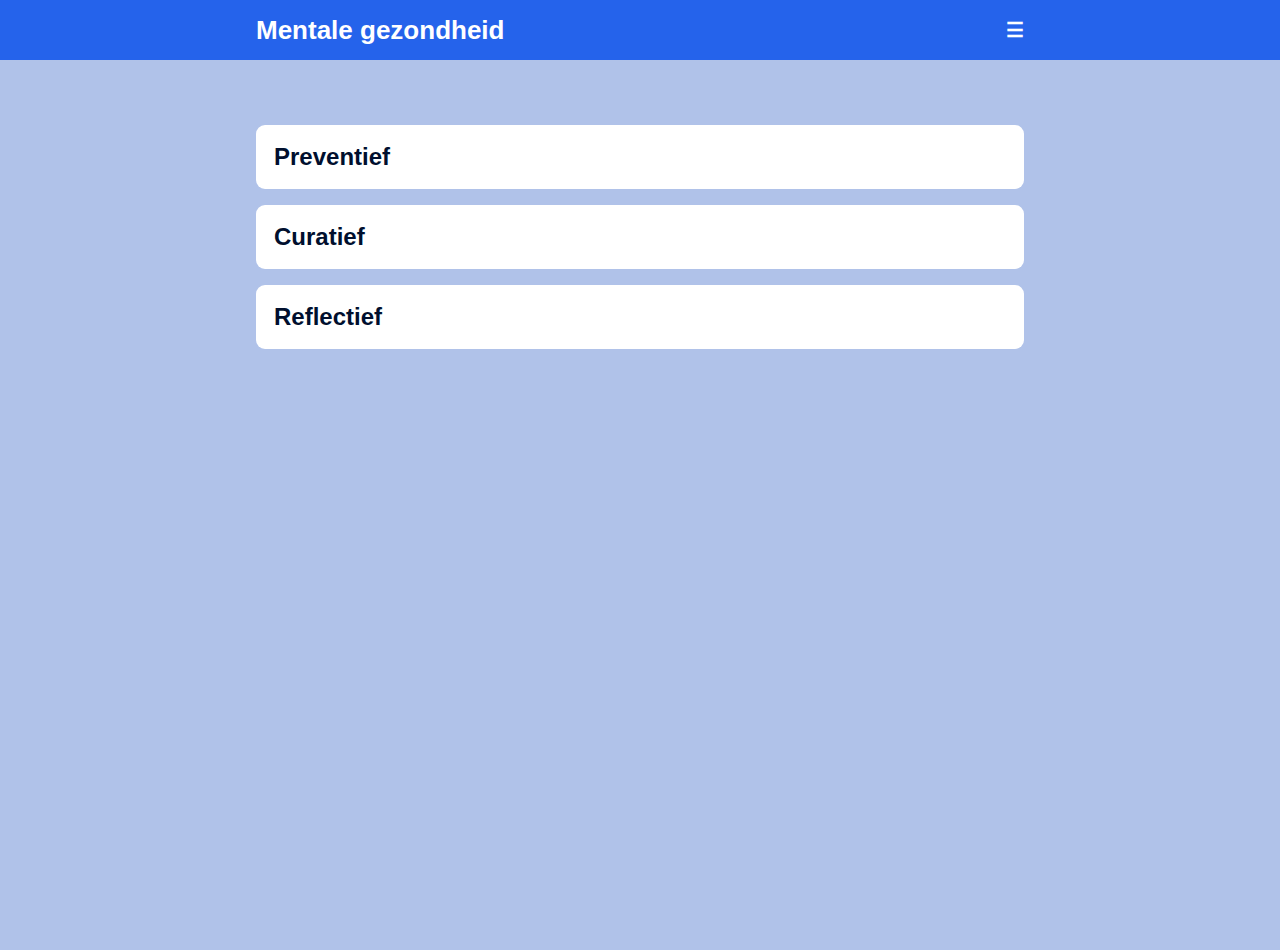
<file: zelfKennis.html>
<!DOCTYPE html>
<html lang="en">

<head>
    <meta charset="UTF-8">
    <meta name="viewport" content="width=device-width, initial-scale=1.0">
    <title>Hoe blijf ik mentaal sterk?</title>
    <link rel="stylesheet" href="./css/styles.css">
    <link rel="stylesheet" href="./css/goedeGroep.css">
    <script src="js/accordeon.js" defer></script>
    <script src="js/navbar.js" defer></script>
</head>

<body>
    <header class="navigation-header">
        <nav>
            <div class="logo-container">
                <a href="./toolboxMenu.html">Mentale gezondheid</a>
            </div>
            <div class="navigation-items" id="navigation-items">
                <a href="./goedeGroep.html">Hoe vorm ik een goede groep?</a>
                <a href="">Hoe vorm ik een goede groep?</a>
                <a href="">Hoe vorm ik een goede groep?</a>
            </div>
            <div class="hamburger">
                <span id="openHam">&#9776;</span>
                <span id="closeHam">&#x2716;</span>
            </div>
        </nav>
    </header>
    <main>
        <button class="accordion">Preventief</button>
        <div class="panel">
            <h2>
                placeholder
            </h2>
			<p>placeholder</p>
			<br>
			<img src="./assets/placeholder.png" alt="context">
			<br>
            <!-- <a href="https://www.klascement.net/downloadbaar-lesmateriaal/181229/kennismaken-met-elkaar-dilemmas-en-vragen/?previous">Bron: KlasCement</a> -->

            <!-- lijntje -->
            <hr>
            <h2>
                placeholder
            </h2>
            <p>placeholder</p>
			<br>
            <img src="./assets/placeholder.png" alt="bingo">
			<br>
			<!-- <a href="https://www.klascement.net/downloadbaar-lesmateriaal/136117/kennismaken-bingo/?previous">Bron: KlasCement</a> -->
            <!-- lijntje -->
            <hr>
            <h2>
                placeholder
            </h2>
            <p>placeholder</p>
			<br>
            <img src="./assets/placeholder.png" alt="bingo">
			<br>
			<!-- <a href="https://www.klascement.net/downloadbaar-lesmateriaal/136117/kennismaken-bingo/?previous">Bron: KlasCement</a> -->
            <hr>
            <h2>
                placeholder
            </h2>
            <p>placeholder</p>
			<br>
            <img src="./assets/placeholder.png" alt="bingo">
			<br>
			<!-- <a href="https://www.klascement.net/downloadbaar-lesmateriaal/136117/kennismaken-bingo/?previous">Bron: KlasCement</a> -->
        </div>
        <button class="accordion">Curatief</button>
        <div class="panel">
            <h2>
                placeholder
            </h2>
			<p>placeholder</p>
			<br>
			<img src="./assets/placeholder.png" alt="context">
			<br>
            <!-- <a href="https://www.klascement.net/downloadbaar-lesmateriaal/181229/kennismaken-met-elkaar-dilemmas-en-vragen/?previous">Bron: KlasCement</a> -->

            <!-- lijntje -->
            <hr>
            <h2>
                placeholder
            </h2>
            <p>placeholder</p>
			<br>
            <img src="./assets/placeholder.png" alt="bingo">
			<br>
			<!-- <a href="https://www.klascement.net/downloadbaar-lesmateriaal/136117/kennismaken-bingo/?previous">Bron: KlasCement</a> -->
            <!-- lijntje -->
            <hr>
            <h2>
                placeholder
            </h2>
            <p>placeholder</p>
			<br>
            <img src="./assets/placeholder.png" alt="bingo">
			<br>
			<!-- <a href="https://www.klascement.net/downloadbaar-lesmateriaal/136117/kennismaken-bingo/?previous">Bron: KlasCement</a> -->
            <hr>
            <h2>
                placeholder
            </h2>
            <p>placeholder</p>
			<br>
            <img src="./assets/placeholder.png" alt="bingo">
			<br>
			<!-- <a href="https://www.klascement.net/downloadbaar-lesmateriaal/136117/kennismaken-bingo/?previous">Bron: KlasCement</a> -->
        </div>
        <button class="accordion">Reflectief</button>
        <div class="panel">
            <h2>
                placeholder
            </h2>
			<p>placeholder</p>
			<br>
			<img src="./assets/placeholder.png" alt="context">
			<br>
            <!-- <a href="https://www.klascement.net/downloadbaar-lesmateriaal/181229/kennismaken-met-elkaar-dilemmas-en-vragen/?previous">Bron: KlasCement</a> -->

            <!-- lijntje -->
            <hr>
            <h2>
                placeholder
            </h2>
            <p>placeholder</p>
			<br>
            <img src="./assets/placeholder.png" alt="bingo">
			<br>
			<!-- <a href="https://www.klascement.net/downloadbaar-lesmateriaal/136117/kennismaken-bingo/?previous">Bron: KlasCement</a> -->
            <!-- lijntje -->
            <hr>
            <h2>
                placeholder
            </h2>
            <p>placeholder</p>
			<br>
            <img src="./assets/placeholder.png" alt="bingo">
			<br>
			<!-- <a href="https://www.klascement.net/downloadbaar-lesmateriaal/136117/kennismaken-bingo/?previous">Bron: KlasCement</a> -->
            <hr>
            <h2>
                placeholder
            </h2>
            <p>placeholder</p>
			<br>
            <img src="./assets/placeholder.png" alt="bingo">
			<br>
			<!-- <a href="https://www.klascement.net/downloadbaar-lesmateriaal/136117/kennismaken-bingo/?previous">Bron: KlasCement</a> -->
        </div>
    </main>
</body>

</html>
</file>
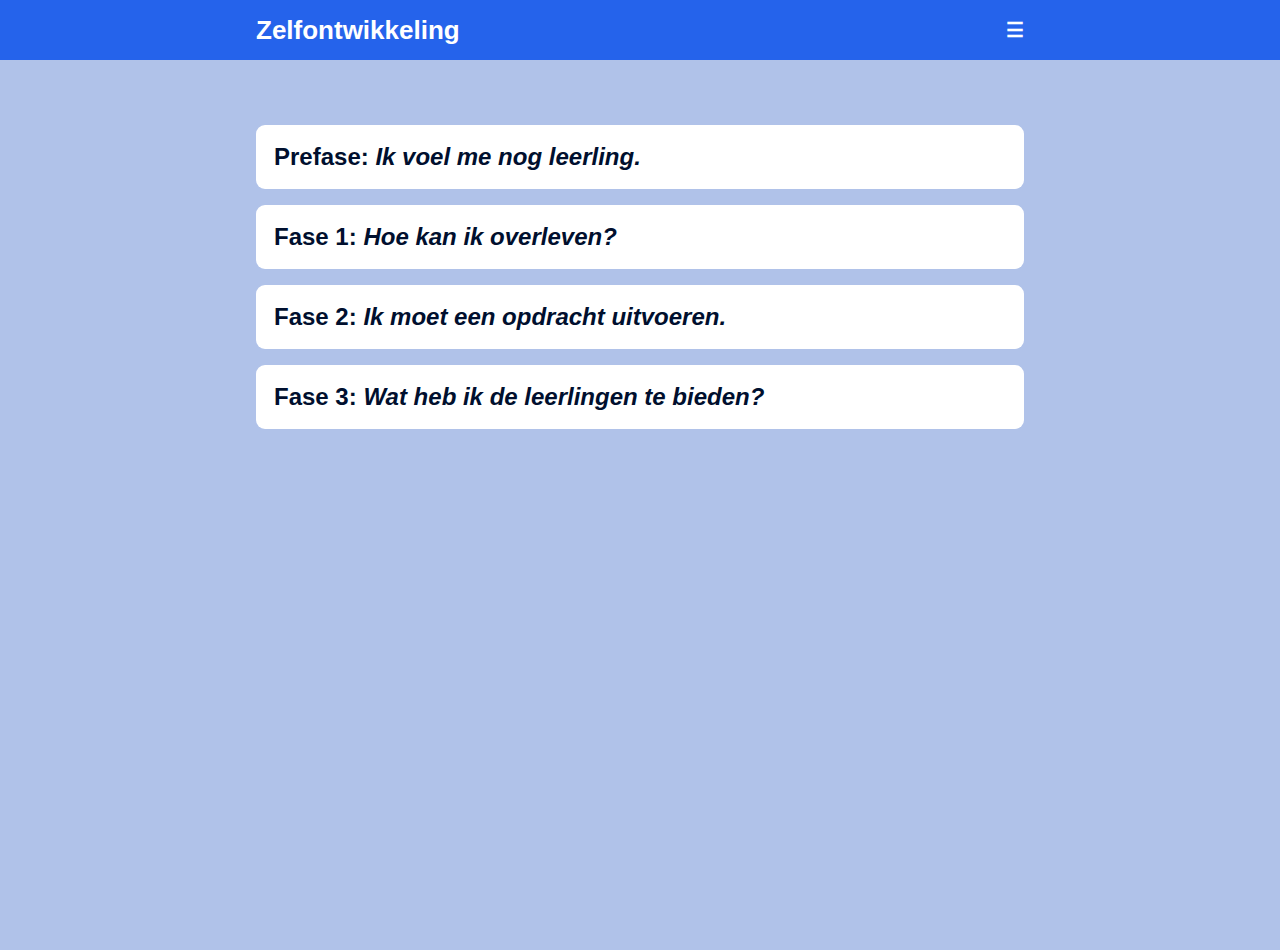
<file: zelfOntwikkeling.html>
<!DOCTYPE html>
<html lang="en">

<head>
    <meta charset="UTF-8">
    <meta name="viewport" content="width=device-width, initial-scale=1.0">
    <title>Hoe ontwikkel ik mezelf?</title>
    <link rel="stylesheet" href="./css/styles.css">
    <link rel="stylesheet" href="./css/goedeGroep.css">
    <script src="js/accordeon.js" defer></script>
    <script src="js/navbar.js" defer></script>
</head>

<body>
    <header class="navigation-header">
        <nav>
            <div class="logo-container">
                <a href="./toolboxMenu.html">Zelfontwikkeling</a>
            </div>
            <div class="navigation-items" id="navigation-items">
                <a href="./goedeGroep.html">Hoe vorm ik een goede groep?</a>
                <a href="">Hoe vorm ik een goede groep?</a>
                <a href="">Hoe vorm ik een goede groep?</a>
            </div>
            <div class="hamburger">
                <span id="openHam">&#9776;</span>
                <span id="closeHam">&#x2716;</span>
            </div>
        </nav>
    </header>
    <main>
        <button class="accordion">Prefase: <i>Ik voel me nog leerling.</i></button>
        <div class="panel">
            <h2>
                placeholder
            </h2>
			<p>placeholder</p>
			<br>
			<img src="./assets/placeholder.png" alt="context">
			<br>
            <!-- <a href="https://www.klascement.net/downloadbaar-lesmateriaal/181229/kennismaken-met-elkaar-dilemmas-en-vragen/?previous">Bron: KlasCement</a> -->

            <!-- lijntje -->
            <hr>
            <h2>
                placeholder
            </h2>
            <p>placeholder</p>
			<br>
            <img src="./assets/placeholder.png" alt="bingo">
			<br>
			<!-- <a href="https://www.klascement.net/downloadbaar-lesmateriaal/136117/kennismaken-bingo/?previous">Bron: KlasCement</a> -->
            <!-- lijntje -->
            <hr>
            <h2>
                placeholder
            </h2>
            <p>placeholder</p>
			<br>
            <img src="./assets/placeholder.png" alt="bingo">
			<br>
			<!-- <a href="https://www.klascement.net/downloadbaar-lesmateriaal/136117/kennismaken-bingo/?previous">Bron: KlasCement</a> -->
            <hr>
            <h2>
                placeholder
            </h2>
            <p>placeholder</p>
			<br>
            <img src="./assets/placeholder.png" alt="bingo">
			<br>
			<!-- <a href="https://www.klascement.net/downloadbaar-lesmateriaal/136117/kennismaken-bingo/?previous">Bron: KlasCement</a> -->
        </div>
        <button class="accordion">Fase 1: <i>Hoe kan ik overleven?</i></button>
        <div class="panel">
            <h2>
                placeholder
            </h2>
			<p>placeholder</p>
			<br>
			<img src="./assets/placeholder.png" alt="context">
			<br>
            <!-- <a href="https://www.klascement.net/downloadbaar-lesmateriaal/181229/kennismaken-met-elkaar-dilemmas-en-vragen/?previous">Bron: KlasCement</a> -->

            <!-- lijntje -->
            <hr>
            <h2>
                placeholder
            </h2>
            <p>placeholder</p>
			<br>
            <img src="./assets/placeholder.png" alt="bingo">
			<br>
			<!-- <a href="https://www.klascement.net/downloadbaar-lesmateriaal/136117/kennismaken-bingo/?previous">Bron: KlasCement</a> -->
            <!-- lijntje -->
            <hr>
            <h2>
                placeholder
            </h2>
            <p>placeholder</p>
			<br>
            <img src="./assets/placeholder.png" alt="bingo">
			<br>
			<!-- <a href="https://www.klascement.net/downloadbaar-lesmateriaal/136117/kennismaken-bingo/?previous">Bron: KlasCement</a> -->
            <hr>
            <h2>
                placeholder
            </h2>
            <p>placeholder</p>
			<br>
            <img src="./assets/placeholder.png" alt="bingo">
			<br>
			<!-- <a href="https://www.klascement.net/downloadbaar-lesmateriaal/136117/kennismaken-bingo/?previous">Bron: KlasCement</a> -->
        </div>
        <button class="accordion">Fase 2: <i>Ik moet een opdracht uitvoeren.</i></button>
        <div class="panel">
            <h2>
                placeholder
            </h2>
			<p>placeholder</p>
			<br>
			<img src="./assets/placeholder.png" alt="context">
			<br>
            <!-- <a href="https://www.klascement.net/downloadbaar-lesmateriaal/181229/kennismaken-met-elkaar-dilemmas-en-vragen/?previous">Bron: KlasCement</a> -->

            <!-- lijntje -->
            <hr>
            <h2>
                placeholder
            </h2>
            <p>placeholder</p>
			<br>
            <img src="./assets/placeholder.png" alt="bingo">
			<br>
			<!-- <a href="https://www.klascement.net/downloadbaar-lesmateriaal/136117/kennismaken-bingo/?previous">Bron: KlasCement</a> -->
            <!-- lijntje -->
            <hr>
            <h2>
                placeholder
            </h2>
            <p>placeholder</p>
			<br>
            <img src="./assets/placeholder.png" alt="bingo">
			<br>
			<!-- <a href="https://www.klascement.net/downloadbaar-lesmateriaal/136117/kennismaken-bingo/?previous">Bron: KlasCement</a> -->
            <hr>
            <h2>
                placeholder
            </h2>
            <p>placeholder</p>
			<br>
            <img src="./assets/placeholder.png" alt="bingo">
			<br>
			<!-- <a href="https://www.klascement.net/downloadbaar-lesmateriaal/136117/kennismaken-bingo/?previous">Bron: KlasCement</a> -->
        </div>
		<button class="accordion">Fase 3: <i>Wat heb ik de leerlingen te bieden?</i></button>
        <div class="panel">
            <h2>
                placeholder
            </h2>
			<p>placeholder</p>
			<br>
			<img src="./assets/placeholder.png" alt="context">
			<br>
            <!-- <a href="https://www.klascement.net/downloadbaar-lesmateriaal/181229/kennismaken-met-elkaar-dilemmas-en-vragen/?previous">Bron: KlasCement</a> -->

            <!-- lijntje -->
            <hr>
            <h2>
                placeholder
            </h2>
            <p>placeholder</p>
			<br>
            <img src="./assets/placeholder.png" alt="bingo">
			<br>
			<!-- <a href="https://www.klascement.net/downloadbaar-lesmateriaal/136117/kennismaken-bingo/?previous">Bron: KlasCement</a> -->
            <!-- lijntje -->
            <hr>
            <h2>
                placeholder
            </h2>
            <p>placeholder</p>
			<br>
            <img src="./assets/placeholder.png" alt="bingo">
			<br>
			<!-- <a href="https://www.klascement.net/downloadbaar-lesmateriaal/136117/kennismaken-bingo/?previous">Bron: KlasCement</a> -->
            <hr>
            <h2>
                placeholder
            </h2>
            <p>placeholder</p>
			<br>
            <img src="./assets/placeholder.png" alt="bingo">
			<br>
			<!-- <a href="https://www.klascement.net/downloadbaar-lesmateriaal/136117/kennismaken-bingo/?previous">Bron: KlasCement</a> -->
        </div>
    </main>
</body>

</html>
</file>
<file: css/styles.css>
/* raleway-regular - latin */
@import url('https://fonts.googleapis.com/css?family=Raleway:400,700&display=swap');
* {
    margin: 0;
    padding: 0;
    box-sizing: border-box;
    font-family: 'Raleway', sans-serif;
    text-decoration: none;
}

h1, h2, h3, h4, h5, h6, p {
    color: #000f2e;
}

body {
    animation: fadeIn .7s ease-in-out;
}

@keyframes fadeIn {
    from {
        opacity: 0;
    }
    to {
        opacity: 1;
    }
}

/* button but not accordeon class */
button.blue {
    border: none;
    padding: 16px 32px;
    border-radius: 16px;
    background: #2563EB;
    box-shadow: 0px -5px 0px 0px #023EB8 inset;

    color: white;
    font-size: 24px;
    cursor: pointer;

    position: absolute;
    left: 50%;
    top: 50%;
    transform: translate(-50%, -50%);
    display: flex;
    justify-content: space-between;
    align-items: center;
    gap: 8px;

    width: fit-content;
    font-weight: bolder;
}


button.blue:active {
    box-shadow: 0px -2px 0px 0px #023EB8 inset;
    position: relative;
    transform: translate(-50%, calc(-50% + 5px));
}

button.blue > svg {
    color: white;
}

*, body {
    padding: 0;
    margin: 0;
    box-sizing: border-box;
    font-family: sans-serif;
  }
  main {
    margin-top: 50px;
  }
  /* Navigation */
  .navigation-header {
    background-color: #2563EB;
    padding: 0 5%;
    height: 60px;
    display: flex;
    justify-content: space-between;
    align-items: center;
    position: fixed;
    top: 0;
    left: 0;
    width: 100%;
    z-index: 10;
  
  }
  
  @media screen and (min-width: 768px) {
    .navigation-header {
      padding: 0 10%;
    }
  }
  
  @media screen and (min-width: 1024px) {
    .navigation-header {
      padding: 0 20%;
    }
  }
  
  nav {
    width: 100%;
    max-width: 1200px;
    display: flex;
    justify-content: space-between;
    align-items: center;

  }
  .logo-container {
    display: flex;
    align-items: center;
    gap: 10px;
    width: 90%;
  }
  .logo-container > a {
    color: #ffffff;
    text-decoration: none;
    font-weight: 700;
    font-size: 26px;
    white-space: nowrap;
    overflow: hidden;
    text-overflow: ellipsis;


  }
  .navigation-items {
    display: flex;
    gap: 16px;

  }

  .navigation-items > a {
    color: #000f2e;
    text-decoration: none;
    font-weight: 500;
    font-size: 16px;
    transition: .4s ease-in-out;
    display: flex;

    background-color: #ffffff;
    border-radius: 9px;
    margin: 15px 20%;
    text-align: center;
    align-items: center;
    justify-content: center;
  }

  @media (min-width: 768px) {
    .navigation-items > a {
        padding: 10px 10%;
    }
}

@media (min-width: 1024px) {
  .navigation-items > a {
        padding: 10px 20%;
    }
}
  .hamburger {
    display: none;
    font-size: 20px;
    font-weight: 800;
    color: white;
  }
    .hamburger {
      display: flex;
      cursor: pointer;
    }
    .hamburger #closeHam {
      display: none;
    }
    .navigation-items {
      display: none;
      grid-template-columns: 1fr;
      position: absolute;
      right: 0;
      top: 58px;
      background-color: #2563EB;
      width: 100%;
      height: calc(100vh - 58px);
      padding-top: 60px;
      gap: 16px;
      animation: slideRight .5s ease-in-out;
    }


@keyframes slideRight {
    from {
        transform: translateX(100%);
    }
    to {
        transform: translateX(0%);
    }
}

.accordion {
    background-color: #fff;
    color: #000f2e;
    cursor: pointer;
    padding: 18px;
    width: 100%;
    text-align: left;
    border: none;
    outline: none;
    transition: 0.4s;
    font-size: 24px;
    font-weight: 600;
    border-radius: 9px;
  }
  
  /* Add a background color to the button if it is clicked on (add the .active class with JS), and when you move the mouse over it (hover) */
  .active, .accordion:hover {
    background-color: #2563EB;
    color: white;
  }
  
  /* Style the accordion panel. Note: hidden by default */
  .panel {
    padding: 20px 18px;
    background-color: white;
    border-radius: 9px;
    display: none;
    overflow-x: hidden;
    width: 100%;
    text-align: justify;
  }

  .panel > h2 {
      font-size: 20px;
      margin: 16px 0 8px 0;
  }

  .panel > img {
      width: 50%;
      height: auto;
      margin-bottom: 16px;
	    margin-left: 50%;
      transform: translateX(-50%);
  }

  /* <div class="popup" id="popup">
  <span class="close" id="close">&times;</span>
  <div class="popup-content">
      <img src="./assets/Dilemma.png" alt="dilemma">
  </div>
  </div> */

  .popup {
    position: fixed;
    top: 50%;
    left: 50%;
    z-index: 1000;
    transform: translate(-50%, -50%);
    width: fit-content;
    height: fit-content;
    background-color: white;
    border-radius: 9px;
    padding: 16px;

    box-shadow: 0px 4px 50px rgba(0, 0, 0, 0.75);
  }

  .popup > .close {
    position: absolute;
    top: 20px;
    right: 20px;
    font-size: 32px;
    cursor: pointer;
  }

  .popup > .popup-content {
    width: 100%;
    height: 100%;
    display: flex;
    justify-content: center;
    align-items: center;
  }

  .popup > .popup-content > img {
    max-width: 80%;
    max-height: 80%;
    height: auto;
    width: auto;
    margin-top: 50px;
  }
</file>
<file: css/index.css>
body.index {
    display: flex;
    flex-direction: column;
    justify-content: center;
    align-items: center;


    background-color: #f5f5f5;
    font-size: 16px;
    line-height: 1.5;
    color: #333;
    background-image: url("../assets/hero-img-1-min.jpg");
    height: 100vh;
    width: 100%;
    background-position: center;
    background-repeat: no-repeat;
    background-size: cover;
    backdrop-filter: blur(2px);
}

body.index::before {
    content: "";
    position: absolute;
    top: 0;
    left: 0;
    height: 100vh;
    width: 100%;
    background-color: #023EB850;
}
</file>
<file: css/goedeGroep.css>
body {
    background-color: #023EB850;
    width: 100%;
    height: 100vh;
}

main {
    display: flex;
    flex-direction: column;
    gap: 16px;
    padding: 0 5%;
    padding-top: 50px;
}
ul {
    padding-left: 5px;
}
ul>ul {
    padding-left: 20px;
    margin-bottom: 16px;
}

main {
    padding: 50px 5%;
  }
  @media (min-width: 768px) {
    main {
        padding: 75px 10%;
    }
  }
  
  @media (min-width: 1024px) {
    main {
        padding: 75px 20%;
    }
  }
</file>
<file: css/toolboxMenu.css>
body {
    background-color: #023EB850;
    width: 100%;
    height: 100vh;
}
main {
    display: flex;
    flex-direction: column;
    gap: 16px;
    padding: 50px 5%;
}
@media (min-width: 768px) {
    main {
        display: grid;
        grid-template-columns: repeat(2, 1fr);
        gap: 16px;
        padding: 75px 10%;
    }
}

@media (min-width: 1024px) {
    main {
        grid-template-columns: repeat(4, 1fr);
        padding: 75px 20%;
    }
}

.card {
    display: flex;
    justify-content: flex-start;
    gap: 8px;
    padding: 16px;
    border-radius: 9px;
    background: #ffffff;
    box-shadow: 0px 4px 4px rgba(0, 0, 0, 0.25);
    height: 100%;
    transition: .4s ease-in-out;
}

.card:hover {
    transform: translateY(-5px);
    transition: .4s ease-in-out;
    box-shadow: 0px 8px 8px rgba(0, 0, 0, 0.25);
}

.cardText {
    display: flex;
    flex-direction: column;
    gap: 8px;
}

.cardText h2 {
    font-size: 16px;
    font-weight: 600;
}

.cardText p {
    font-size: 14px;
    font-weight: 400;
}

.card svg {
    width: 24px;
    height: 24px;
    color: #2563EB;
}
</file>
